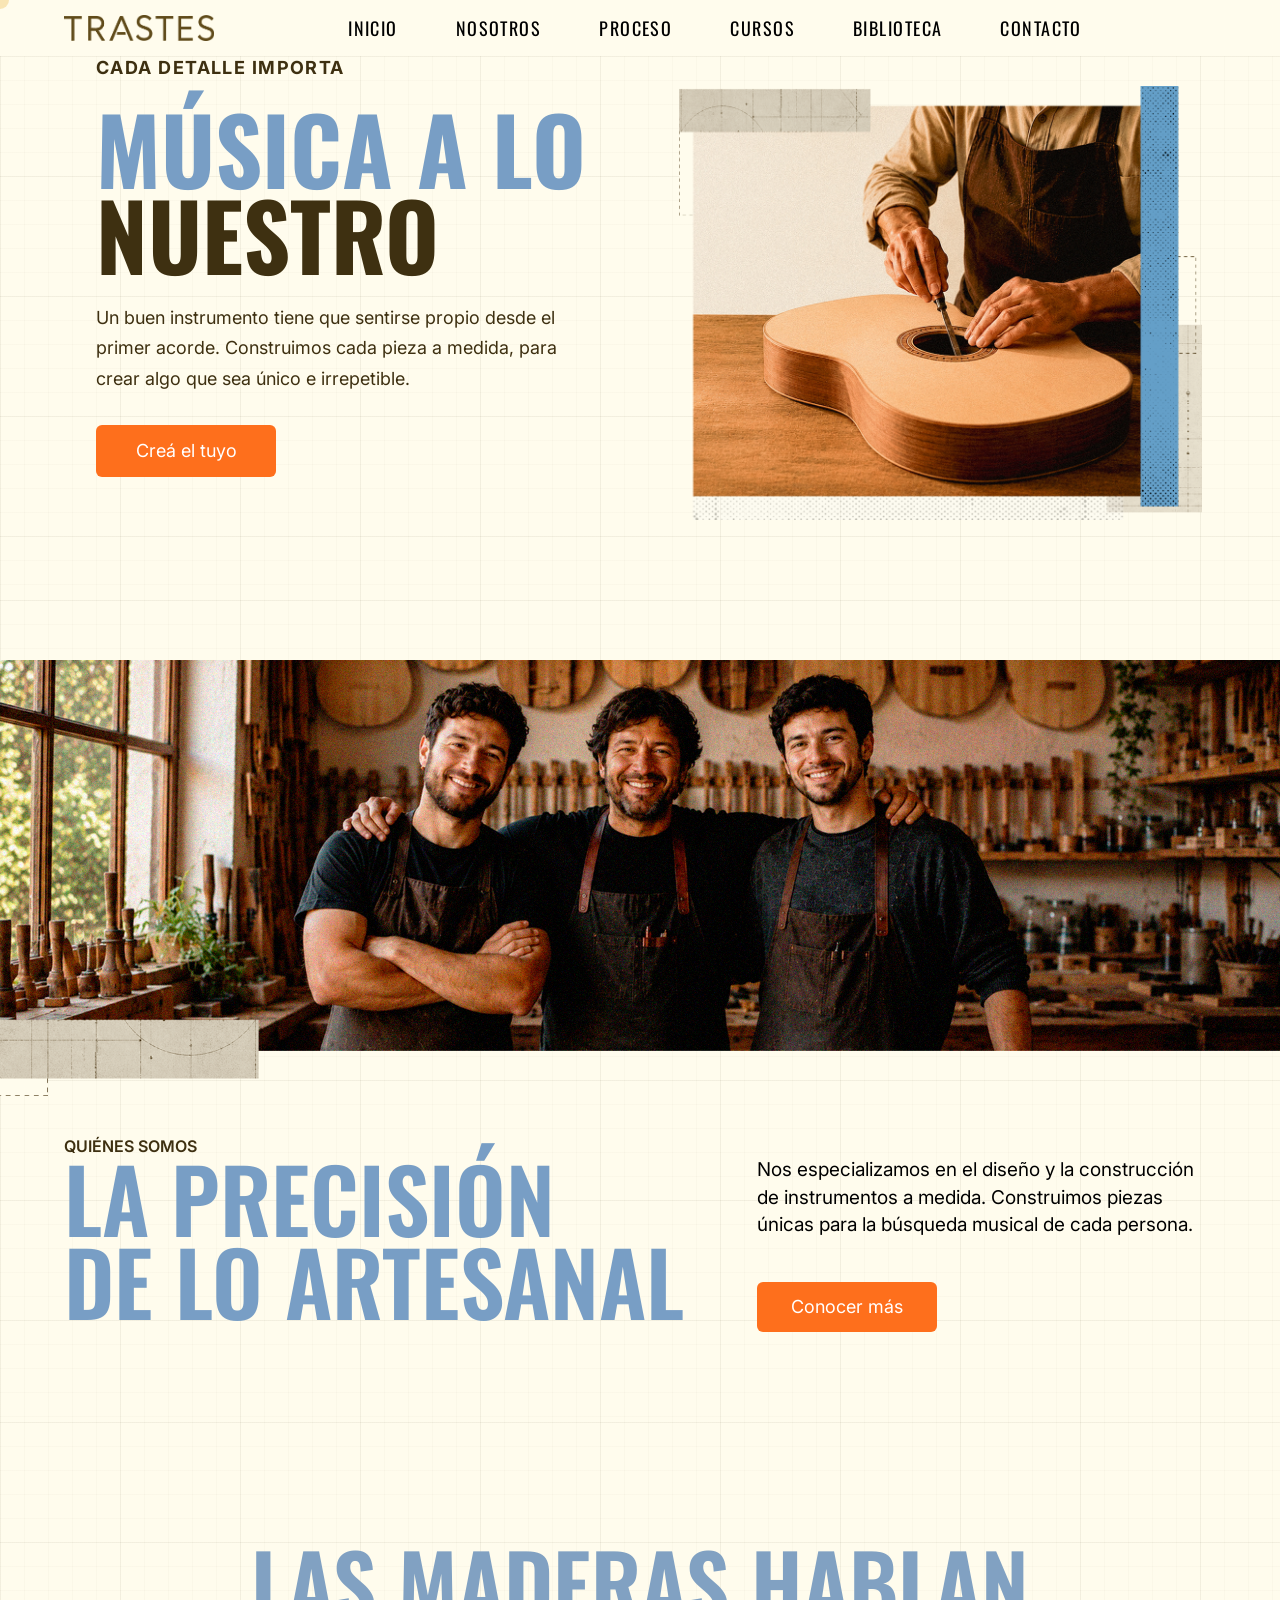
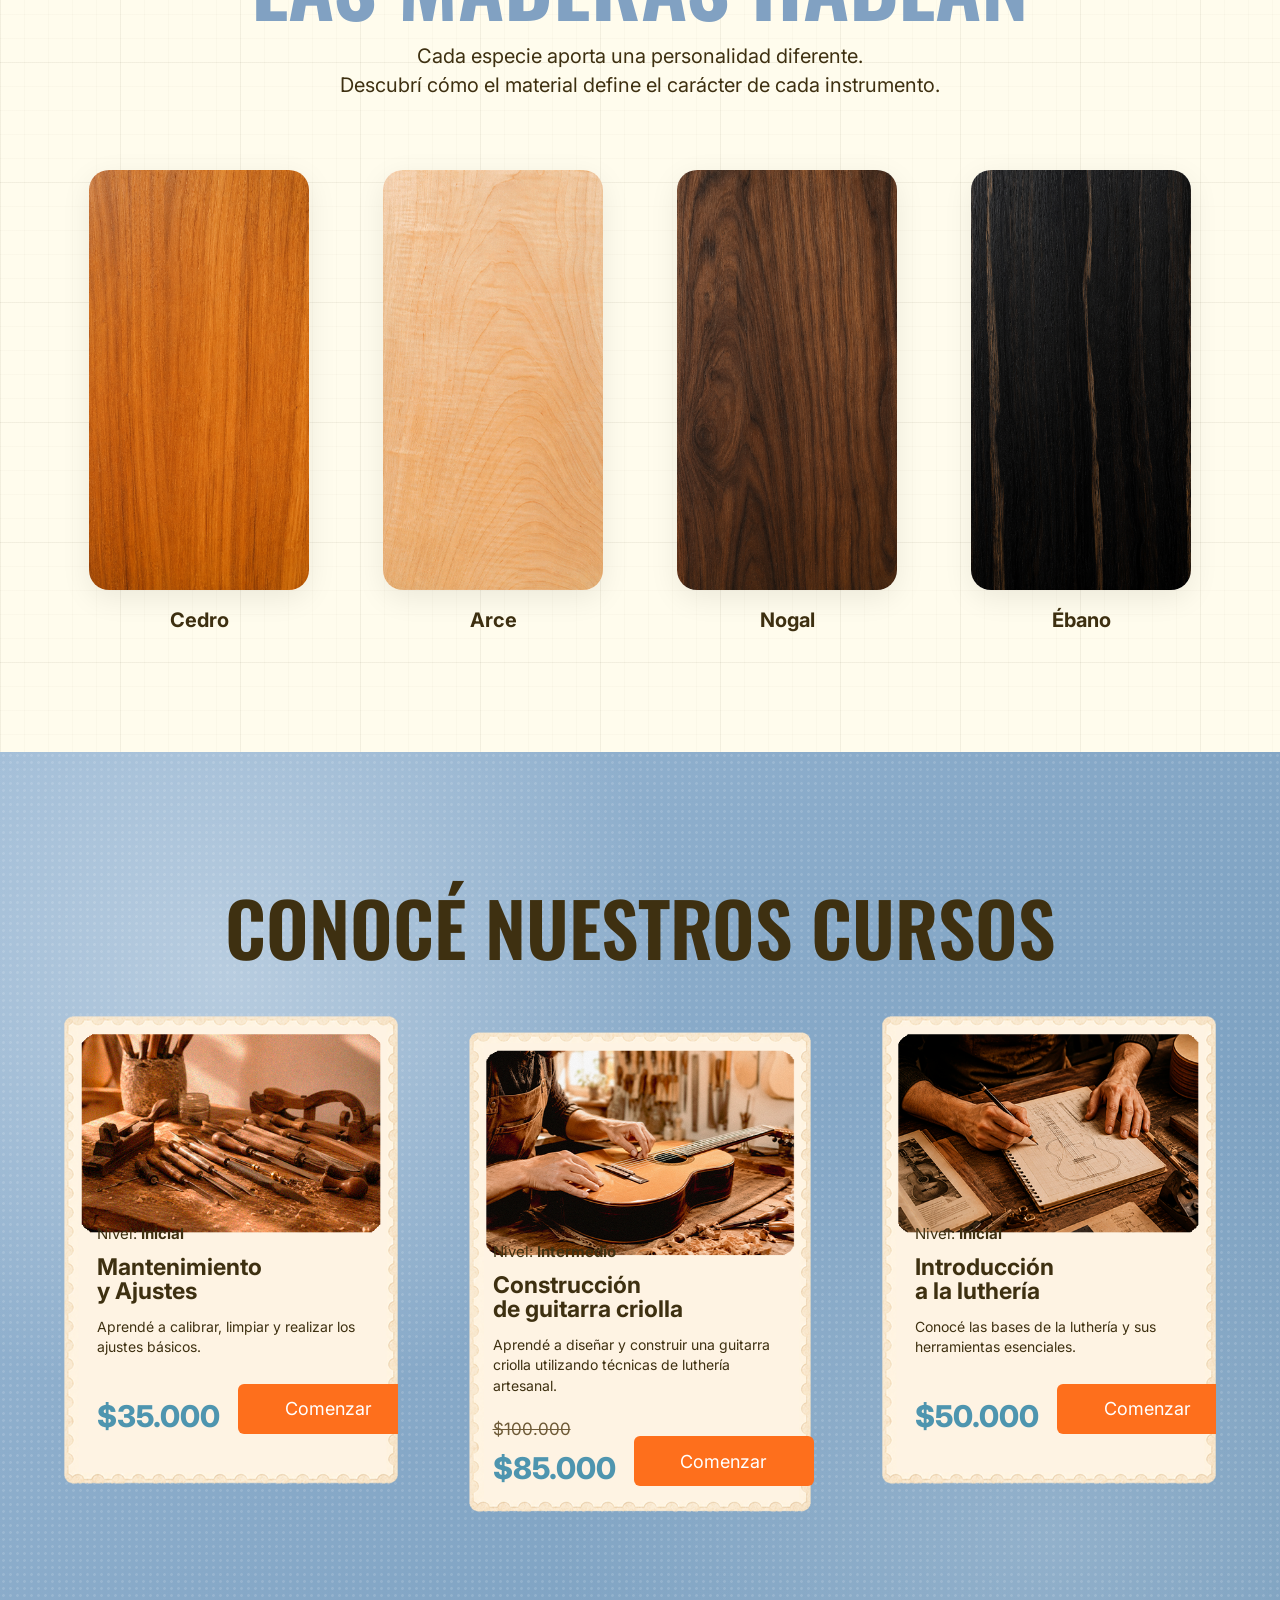
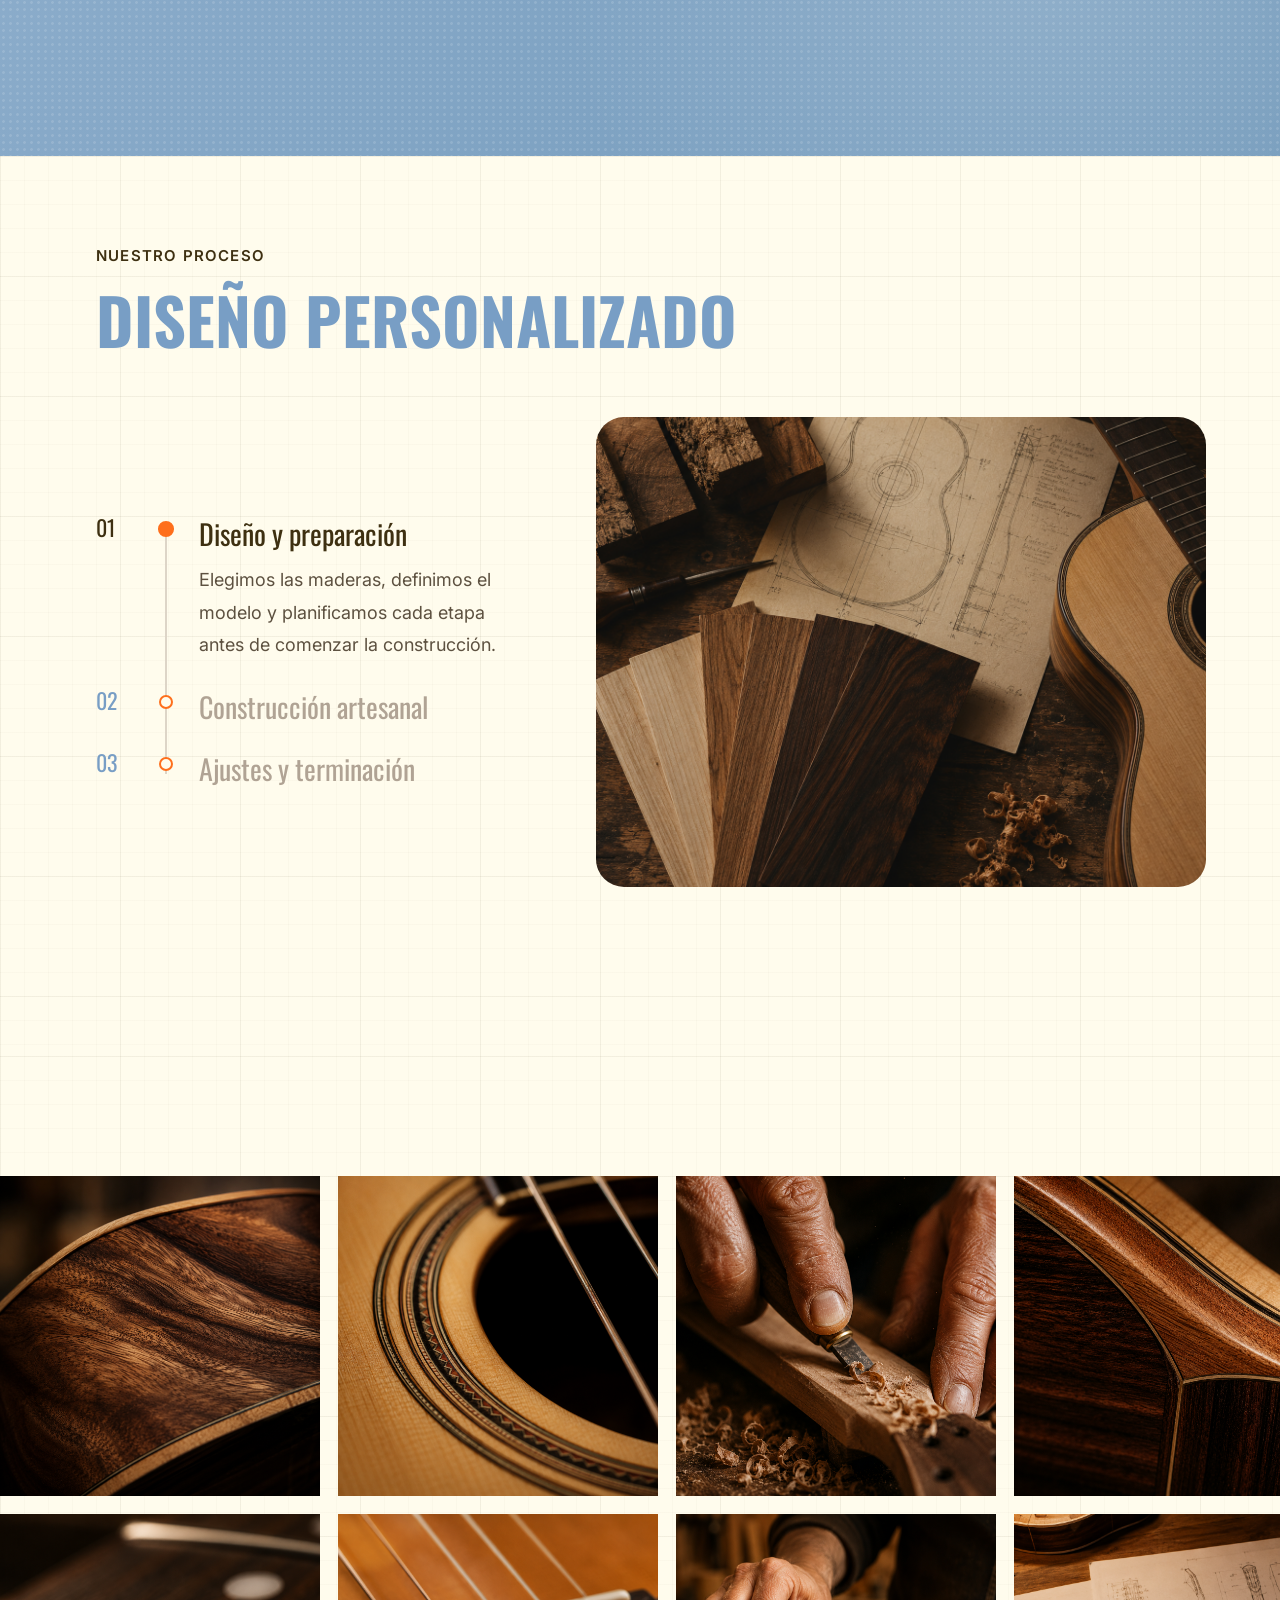
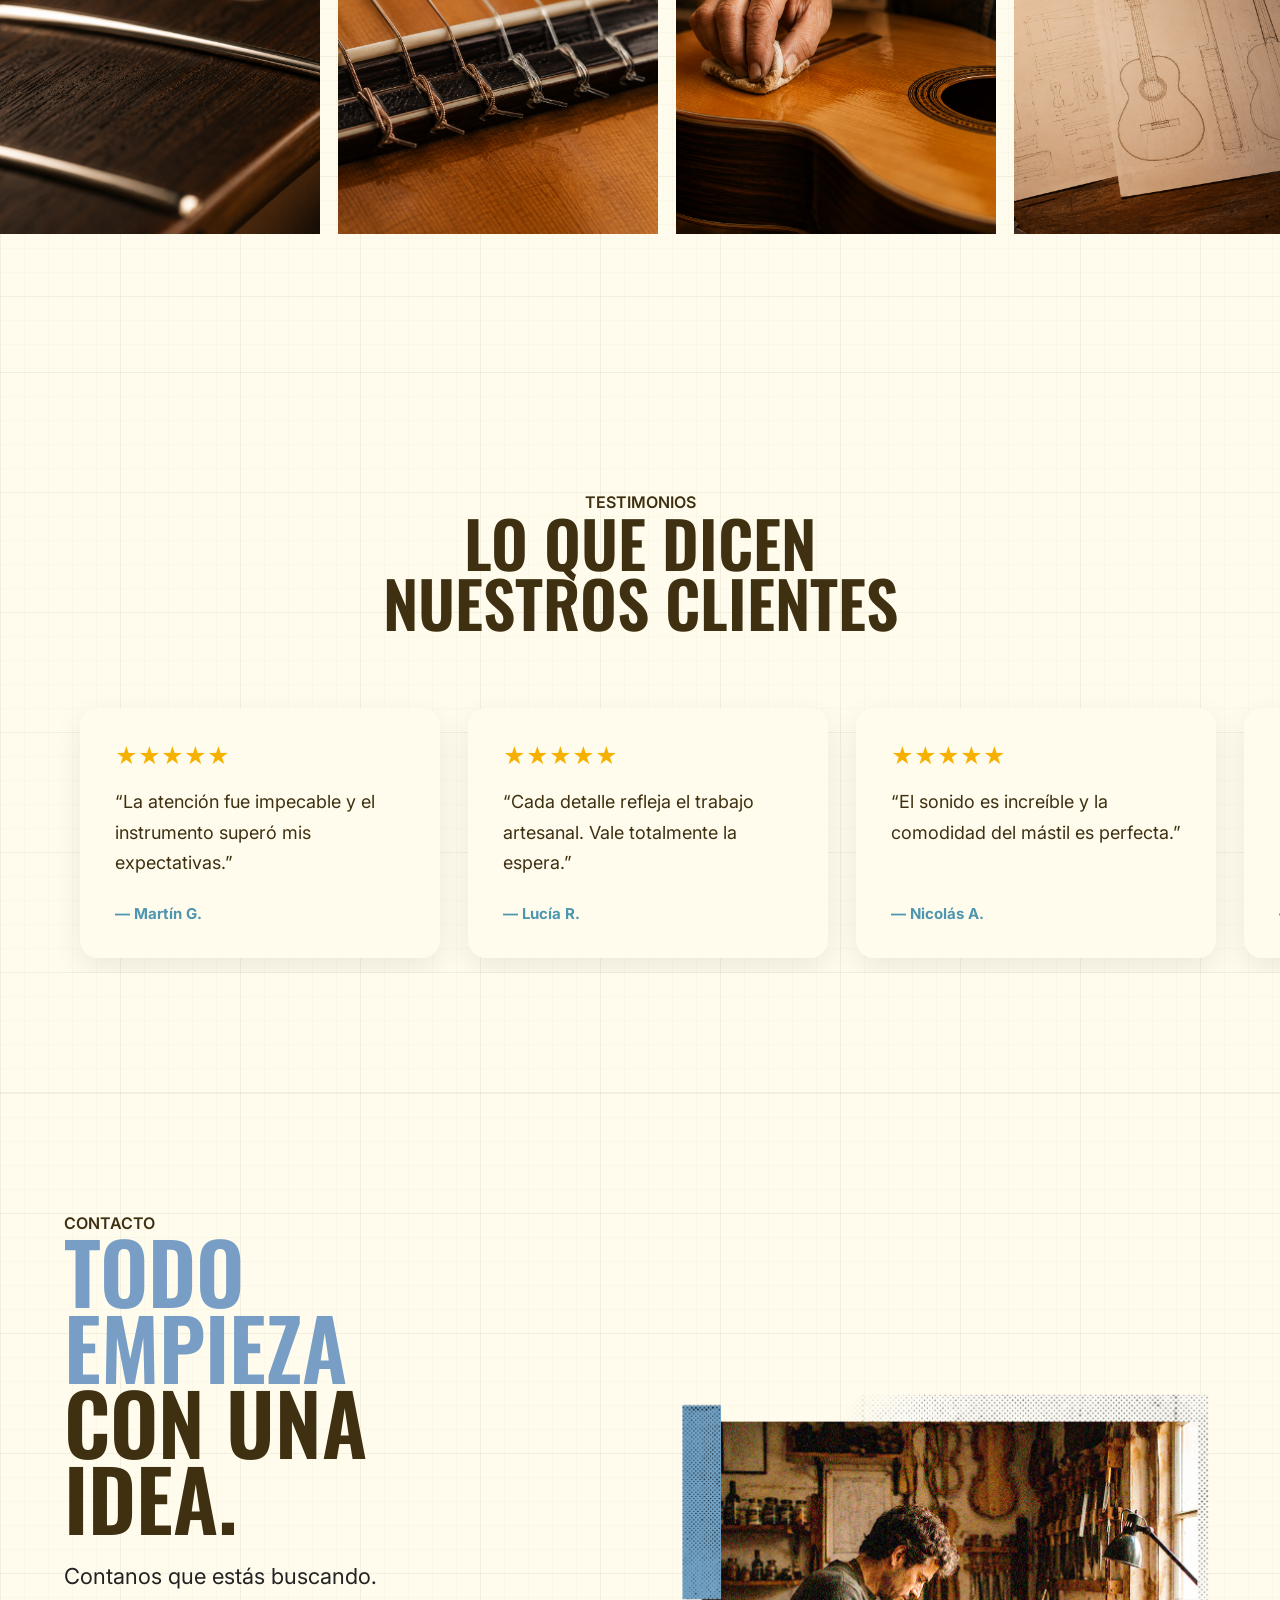
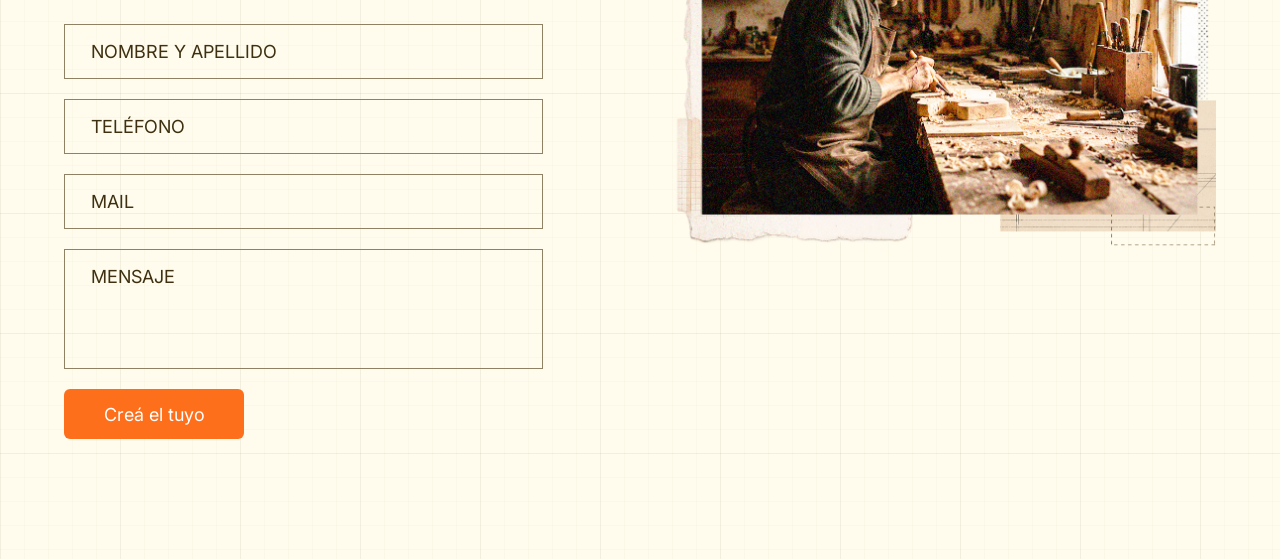
<file: index.html>
<!DOCTYPE html>
<html lang="es">

<head>

    <meta charset="UTF-8">
    <meta name="viewport" content="width=device-width, initial-scale=1.0">

    <title>Trastes | Luthería</title>

    <!-- Google Fonts -->
    <link rel="preconnect" href="https://fonts.googleapis.com">
    <link rel="preconnect" href="https://fonts.gstatic.com" crossorigin>

    <link href="https://fonts.googleapis.com/css2?family=Inter:wght@400&family=Oswald:wght@400;600&display=swap"
        rel="stylesheet">

    <!-- CSS -->
    <link rel="stylesheet" href="style.css">

</head>

<body>

    <!-- Cursor personalizado -->
    <div class="cursor"></div>

    <!-- ================= HEADER ================= -->

<header>

    <div class="container nav-container">

        <a href="index.html" class="logo">
            <img src="img/logo.png" alt="Logo Trastes">
        </a>

        <nav>

            <ul>

                <li><a href="#inicio">Inicio</a></li>
                <li><a href="#nosotros">Nosotros</a></li>
                <li><a href="#proceso">Proceso</a></li>
                <li><a href="#cursos">Cursos</a></li>

                <!-- NUEVA PÁGINA -->
                <li><a href="biblioteca.html">Biblioteca</a></li>

                <li><a href="#contacto">Contacto</a></li>

            </ul>

        </nav>
        <div class="menu-toggle">

    <span></span>
    <span></span>
    <span></span>

</div>

    </div>

</header>

    <section class="hero" id="inicio">

    <div class="container hero-container">

        <!-- TEXTO -->

        <div class="hero-text">

            <span class="subtitle">
                CADA DETALLE IMPORTA
            </span>

            <h1>

                <span class="blue">
                    MÚSICA A LO
                </span>

                <span class="brown">
                    NUESTRO
                </span>

            </h1>

            <p>

                Un buen instrumento tiene que sentirse propio desde el primer acorde.
                Construimos cada pieza a medida, para crear algo que sea único
                e irrepetible.

            </p>

            <a href="#cursos" class="btn-principal">
                Creá el tuyo
            </a>

        </div>

        <!-- IMAGEN -->

        <div class="hero-image">

            <img src="img/hero-luthier.png" alt="Luthier trabajando">

        </div>

    </div>

</section>
<section class="nosotros" id="nosotros">

    <!-- Imagen -->

    <div class="nosotros-image">

        <img src="img/nosotros-collage.png" alt="Equipo de luthiers">

    </div>

    <div class="container">

        <span class="subtitle">
            QUIÉNES SOMOS
        </span>

        <div class="nosotros-contenido">

            <!-- Título -->

            <div class="nosotros-titulo">

                <h2>

                    <span class="blue">LA PRECISIÓN</span>
                    <span class="blue">DE LO ARTESANAL</span>

                </h2>

            </div>

            <!-- Texto -->

            <div class="nosotros-info">

                <p>

                    Nos especializamos en el diseño y la construcción de instrumentos a medida. Construimos piezas únicas para la búsqueda musical de cada persona.

                </p>

                <a href="#" class="btn-principal">

                    Conocer más

                </a>

            </div>

        </div>

    </div>

</section>
<!-- ================= LAS MADERAS ================= -->

<section class="maderas" id="maderas">

    <div class="container">

        <div class="maderas-header">

            <h2>
                LAS MADERAS HABLAN
            </h2>

            <p>
                Cada especie aporta una personalidad diferente.<br>
                Descubrí cómo el material define el carácter de cada instrumento.
            </p>

        </div>

        <div class="maderas-grid">

            <!-- Cedro -->

            <article class="card-madera">

                <div class="card-inner">

                    <div class="card-front">

                        <img src="img/madera-cedro.png" alt="Cedro">

                    </div>

                    <div class="card-back">

    <img src="img/pluma.png" alt="Ligero" class="icono-pluma">

    <h3>Ligero</h3>

    <p>
        De veta fina y tono cálido.
    </p>

</div>

                </div>

                <h4>Cedro</h4>

            </article>

            <!-- Arce -->

            <article class="card-madera">

                <div class="card-inner">

                    <div class="card-front">

                        <img src="img/madera-arce.png" alt="Arce">

                    </div>

                    <div class="card-back">
                        <img src="img/escudo.png" alt="Resistente" class="icono-escudo">

                        <h3>Resistente</h3>

                        <p>
                            De textura uniforme<br>
                            y color claro.
                        </p>

                    </div>

                </div>

                <h4>Arce</h4>

            </article>

            <!-- Nogal -->

            <article class="card-madera">

                <div class="card-inner">

                    <div class="card-front">

                        <img src="img/madera-nogal.png" alt="Nogal">

                    </div>

                    <div class="card-back">
                        <img src="img/estrella.png" alt="Noble" class="icono-estrella">

                        <h3>Noble</h3>

                        <p>
                            De vetas profundas<br>
                            y color intenso.
                        </p>

                    </div>

                </div>

                <h4>Nogal</h4>

            </article>

            <!-- Ébano -->

            <article class="card-madera">

                <div class="card-inner">

                    <div class="card-front">

                        <img src="img/madera-ebano.png" alt="Ébano">

                    </div>

                    <div class="card-back">
                        <img src="img/balanza.png" alt="Denso" class="icono-balanza">

                        <h3>Denso</h3>

                        <p>
                            De gran dureza<br>
                            y acabado elegante.
                        </p>

                    </div>

                </div>

                <h4>Ébano</h4>

            </article>

        </div>

    </div>

</section>
<!-- ================= CURSOS ================= -->

<section class="cursos" id="cursos">

    <div class="container">

        <div class="cursos-header">

            <h2>CONOCÉ NUESTROS CURSOS</h2>

        </div>

        <div class="cursos-grid">

            <!-- CURSO 1 -->

            <article class="curso-card curso-chico">

                <img src="img/curso-mantenimiento.png" alt="Curso Mantenimiento">

                <div class="curso-info">

                    <p class="nivel">
                        Nivel: <strong>Inicial</strong>
                    </p>

                    <h3>
                        Mantenimiento<br>
                        y Ajustes
                    </h3>

                    <p class="descripcion">
                        Aprendé a calibrar, limpiar y realizar los ajustes básicos.
                    </p>

                    <div class="curso-footer">

                        <p class="precio">
                            $35.000
                        </p>

                        <a href="#" class="btn-principal">
                            Comenzar
                        </a>

                    </div>

                </div>

            </article>

            <!-- CURSO 2 -->

            <article class="curso-card curso-grande">

                <img src="img/curso-construccion.png" alt="Curso Construcción">

                <div class="curso-info">

                    <p class="nivel">
                        Nivel: <strong>Intermedio</strong>
                    </p>

                    <h3>
                        Construcción<br>
                        de guitarra criolla
                    </h3>

                    <p class="descripcion">
                        Aprendé a diseñar y construir una guitarra criolla utilizando técnicas de luthería artesanal.
                    </p>

                    <p class="precio-anterior">
                        $100.000
                    </p>

                    <div class="curso-footer">

                        <p class="precio">
                            $85.000
                        </p>

                        <a href="detalle.html" class="btn-principal">
                            Comenzar
                        </a>

                    </div>

                </div>

            </article>

            <!-- CURSO 3 -->

            <article class="curso-card curso-chico">

                <img src="img/curso-introduccion.png" alt="Curso Introducción">

                <div class="curso-info">

                    <p class="nivel">
                        Nivel: <strong>Inicial</strong>
                    </p>

                    <h3>
                        Introducción<br>
                        a la luthería
                    </h3>

                    <p class="descripcion">
                        Conocé las bases de la luthería y sus herramientas esenciales.
                    </p>

                    <div class="curso-footer">

                        <p class="precio">
                            $50.000
                        </p>

                        <a href="#" class="btn-principal">
                            Comenzar
                        </a>

                    </div>

                </div>

            </article>

        </div>

    </div>

</section>

</section>
<!--==================================================
PROCESO
===================================================-->

<section class="proceso bg-crema" id="proceso">

    <div class="container">

        <span class="subtitle">
            NUESTRO PROCESO
        </span>

        <h2>
            DISEÑO PERSONALIZADO<br>
        </h2>

        <div class="proceso-grid">

            <!--==================================
            TIMELINE
            ===================================-->

            <div class="timeline">

                <div class="timeline-line"></div>

                <!-- PASO 01 -->

                <div class="timeline-item active"
                    data-img="img/proceso-1.png">

                    <span class="timeline-numero">01</span>

                    <span class="timeline-punto"></span>

                    <div class="timeline-info">

                        <h3>
                            Diseño y preparación
                        </h3>

                        <p>
                            Elegimos las maderas, definimos el modelo y
                            planificamos cada etapa antes de comenzar la
                            construcción.
                        </p>

                    </div>

                </div>

                <!-- PASO 02 -->

                <div class="timeline-item"
                    data-img="img/proceso-2.png">

                    <span class="timeline-numero">02</span>

                    <span class="timeline-punto"></span>

                    <div class="timeline-info">

                        <h3>
                            Construcción artesanal
                        </h3>

                        <p>
                            Cada pieza se trabaja manualmente hasta formar
                            la estructura completa del instrumento.
                        </p>

                    </div>

                </div>

                <!-- PASO 03 -->

                <div class="timeline-item"
                    data-img="img/proceso-3.png">

                    <span class="timeline-numero">03</span>

                    <span class="timeline-punto"></span>

                    <div class="timeline-info">

                        <h3>
                            Ajustes y terminación
                        </h3>

                        <p>
                            Se calibra la guitarra, se aplica el acabado y
                            se realizan las pruebas finales antes de la entrega.
                        </p>

                    </div>

                </div>

            </div>

            <!--==================================
            IMAGEN
            ===================================-->

            <div class="proceso-imagen">

                <img
                    id="proceso-img"
                    src="img/proceso-1.png"
                    alt="Proceso de construcción">

            </div>

        </div>

    </div>

</section>
<!-- ================= GALERÍA ================= -->

<section class="galeria" id="galeria">

    <!-- FILA 1 -->

    <div class="galeria-slider">

        <div class="galeria-track izquierda">

            <img src="img/foto1.png" alt="">
            <img src="img/foto2.png" alt="">
            <img src="img/foto3.png" alt="">
            <img src="img/foto4.png" alt="">
            <img src="img/foto5.png" alt="">
            <img src="img/foto6.png" alt="">
            <img src="img/foto7.png" alt="">
            <img src="img/foto8.png" alt="">
            <img src="img/foto9.png" alt="">

            <!-- Repetidas para el loop -->

            <img src="img/foto1.png" alt="">
            <img src="img/foto2.png" alt="">
            <img src="img/foto3.png" alt="">
            <img src="img/foto4.png" alt="">
            <img src="img/foto5.png" alt="">
            <img src="img/foto6.png" alt="">
            <img src="img/foto7.png" alt="">
            <img src="img/foto8.png" alt="">
            <img src="img/foto9.png" alt="">

        </div>

    </div>

    <!-- FILA 2 -->

    <div class="galeria-slider">

        <div class="galeria-track derecha">

            <img src="img/foto10.png" alt="">
            <img src="img/foto11.png" alt="">
            <img src="img/foto12.png" alt="">
            <img src="img/foto13.png" alt="">
            <img src="img/foto14.png" alt="">
            <img src="img/foto15.png" alt="">
            <img src="img/foto16.png" alt="">
            <img src="img/foto17.png" alt="">
            <img src="img/foto18.png" alt="">

            <!-- Repetidas para el loop -->

            <img src="img/foto10.png" alt="">
            <img src="img/foto11.png" alt="">
            <img src="img/foto12.png" alt="">
            <img src="img/foto13.png" alt="">
            <img src="img/foto14.png" alt="">
            <img src="img/foto15.png" alt="">
            <img src="img/foto16.png" alt="">
            <img src="img/foto17.png" alt="">
            <img src="img/foto18.png" alt="">

        </div>

    </div>

</section>

<!-- ================= TESTIMONIOS ================= -->

<section class="testimonios" id="testimonios">

    <div class="container">

        <div class="testimonios-header">

            <span class="subtitle">
                TESTIMONIOS
            </span>

            <h2>
                LO QUE DICEN<br>
                NUESTROS CLIENTES
            </h2>

        </div>

    </div>

    <div class="slider">

        <div class="slider-track">

            <!-- 1 -->

            <article class="testimonio-card">
                <p class="estrellas">★★★★★</p>
                <p class="comentario">
                    “La atención fue impecable y el instrumento superó mis expectativas.”
                </p>
                <span class="autor">— Martín G.</span>
            </article>

            <!-- 2 -->

            <article class="testimonio-card">
                <p class="estrellas">★★★★★</p>
                <p class="comentario">
                    “Cada detalle refleja el trabajo artesanal. Vale totalmente la espera.”
                </p>
                <span class="autor">— Lucía R.</span>
            </article>

            <!-- 3 -->

            <article class="testimonio-card">
                <p class="estrellas">★★★★★</p>
                <p class="comentario">
                    “El sonido es increíble y la comodidad del mástil es perfecta.”
                </p>
                <span class="autor">— Nicolás A.</span>
            </article>

            <!-- 4 -->

            <article class="testimonio-card">
                <p class="estrellas">★★★★★</p>
                <p class="comentario">
                    “Me acompañaron durante todo el proceso de construcción.”
                </p>
                <span class="autor">— Sofía C.</span>
            </article>

            <!-- 5 -->

            <article class="testimonio-card">
                <p class="estrellas">★★★★★</p>
                <p class="comentario">
                    “Se nota el cuidado por cada pieza de madera.”
                </p>
                <span class="autor">— Pablo M.</span>
            </article>

            <!-- 6 -->

            <article class="testimonio-card">
                <p class="estrellas">★★★★★</p>
                <p class="comentario">
                    “Aprendí muchísimo en el curso. Muy recomendable.”
                </p>
                <span class="autor">— Valentina S.</span>
            </article>

            <!-- 7 -->

            <article class="testimonio-card">
                <p class="estrellas">★★★★★</p>
                <p class="comentario">
                    “La guitarra quedó exactamente como la imaginaba.”
                </p>
                <span class="autor">— Franco L.</span>
            </article>

            <!-- 8 -->

            <article class="testimonio-card">
                <p class="estrellas">★★★★★</p>
                <p class="comentario">
                    “Un trabajo artesanal de primer nivel.”
                </p>
                <span class="autor">— Camila D.</span>
            </article>

            <!-- 9 -->

            <article class="testimonio-card">
                <p class="estrellas">★★★★★</p>
                <p class="comentario">
                    “Excelente calidad y una experiencia muy personalizada.”
                </p>
                <span class="autor">— Diego P.</span>
            </article>

            <!-- 10 -->

            <article class="testimonio-card">
                <p class="estrellas">★★★★★</p>
                <p class="comentario">
                    “Volvería a elegir Trastes sin dudarlo.”
                </p>
                <span class="autor">— Agustina F.</span>
            </article>

            <!-- REPETIDOS PARA EL LOOP -->

            <article class="testimonio-card">
                <p class="estrellas">★★★★★</p>
                <p class="comentario">“La atención fue impecable y el instrumento superó mis expectativas.”</p>
                <span class="autor">— Martín G.</span>
            </article>

            <article class="testimonio-card">
                <p class="estrellas">★★★★★</p>
                <p class="comentario">“Cada detalle refleja el trabajo artesanal. Vale totalmente la espera.”</p>
                <span class="autor">— Lucía R.</span>
            </article>

            <article class="testimonio-card">
                <p class="estrellas">★★★★★</p>
                <p class="comentario">“El sonido es increíble y la comodidad del mástil es perfecta.”</p>
                <span class="autor">— Nicolás A.</span>
            </article>

            <article class="testimonio-card">
                <p class="estrellas">★★★★★</p>
                <p class="comentario">“Me acompañaron durante todo el proceso de construcción.”</p>
                <span class="autor">— Sofía C.</span>
            </article>

            <article class="testimonio-card">
                <p class="estrellas">★★★★★</p>
                <p class="comentario">“Se nota el cuidado por cada pieza de madera.”</p>
                <span class="autor">— Pablo M.</span>
            </article>

            <article class="testimonio-card">
                <p class="estrellas">★★★★★</p>
                <p class="comentario">“Aprendí muchísimo en el curso. Muy recomendable.”</p>
                <span class="autor">— Valentina S.</span>
            </article>

            <article class="testimonio-card">
                <p class="estrellas">★★★★★</p>
                <p class="comentario">“La guitarra quedó exactamente como la imaginaba.”</p>
                <span class="autor">— Franco L.</span>
            </article>

            <article class="testimonio-card">
                <p class="estrellas">★★★★★</p>
                <p class="comentario">“Un trabajo artesanal de primer nivel.”</p>
                <span class="autor">— Camila D.</span>
            </article>

            <article class="testimonio-card">
                <p class="estrellas">★★★★★</p>
                <p class="comentario">“Excelente calidad y una experiencia muy personalizada.”</p>
                <span class="autor">— Diego P.</span>
            </article>

            <article class="testimonio-card">
                <p class="estrellas">★★★★★</p>
                <p class="comentario">“Volvería a elegir Trastes sin dudarlo.”</p>
                <span class="autor">— Agustina F.</span>
            </article>

        </div>

    </div>

</section>
<!-- ================= CONTACTO ================= -->

<section class="contacto" id="contacto">

    <div class="container contacto-container">

        <!-- IZQUIERDA -->

        <div class="contacto-left">

            <span class="subtitle">
                CONTACTO
            </span>

            <h2>
                <span>TODO EMPIEZA</span><br>
                CON UNA IDEA.
            </h2>

            <p>
                Contanos que estás buscando.
            </p>

            <form>

                <input
                    type="text"
                    placeholder="NOMBRE Y APELLIDO">

                <input
                    type="tel"
                    placeholder="TELÉFONO">

                <input
                    type="email"
                    placeholder="MAIL">

                <textarea
                    placeholder="MENSAJE"></textarea>

                <button class="btn-principal">
                    Creá el tuyo
                </button>

            </form>

        </div>

        <!-- DERECHA -->

        <div class="contacto-right">

            <img
                src="img/contacto.png"
                alt="Luthier trabajando">

        </div>

    </div>

</section>

<script src="script.js"></script>

</body>
</html>
</file>
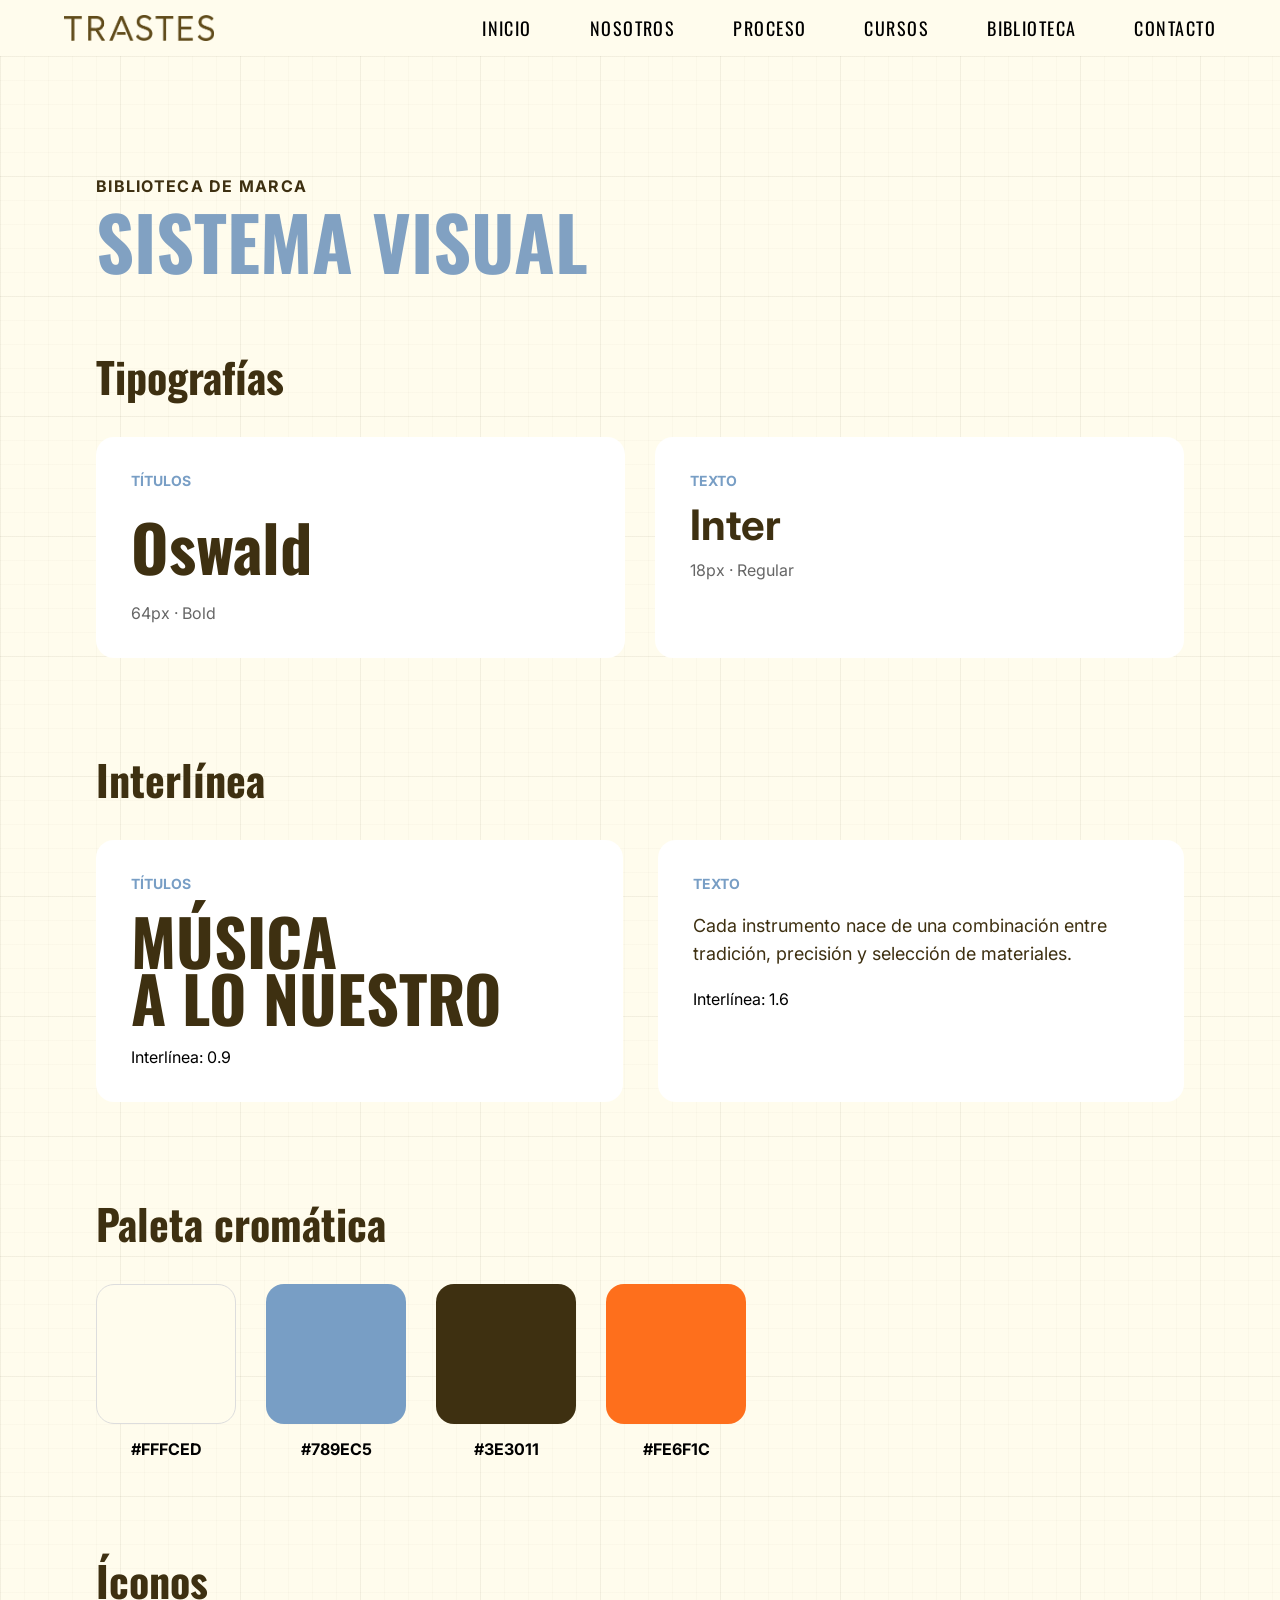
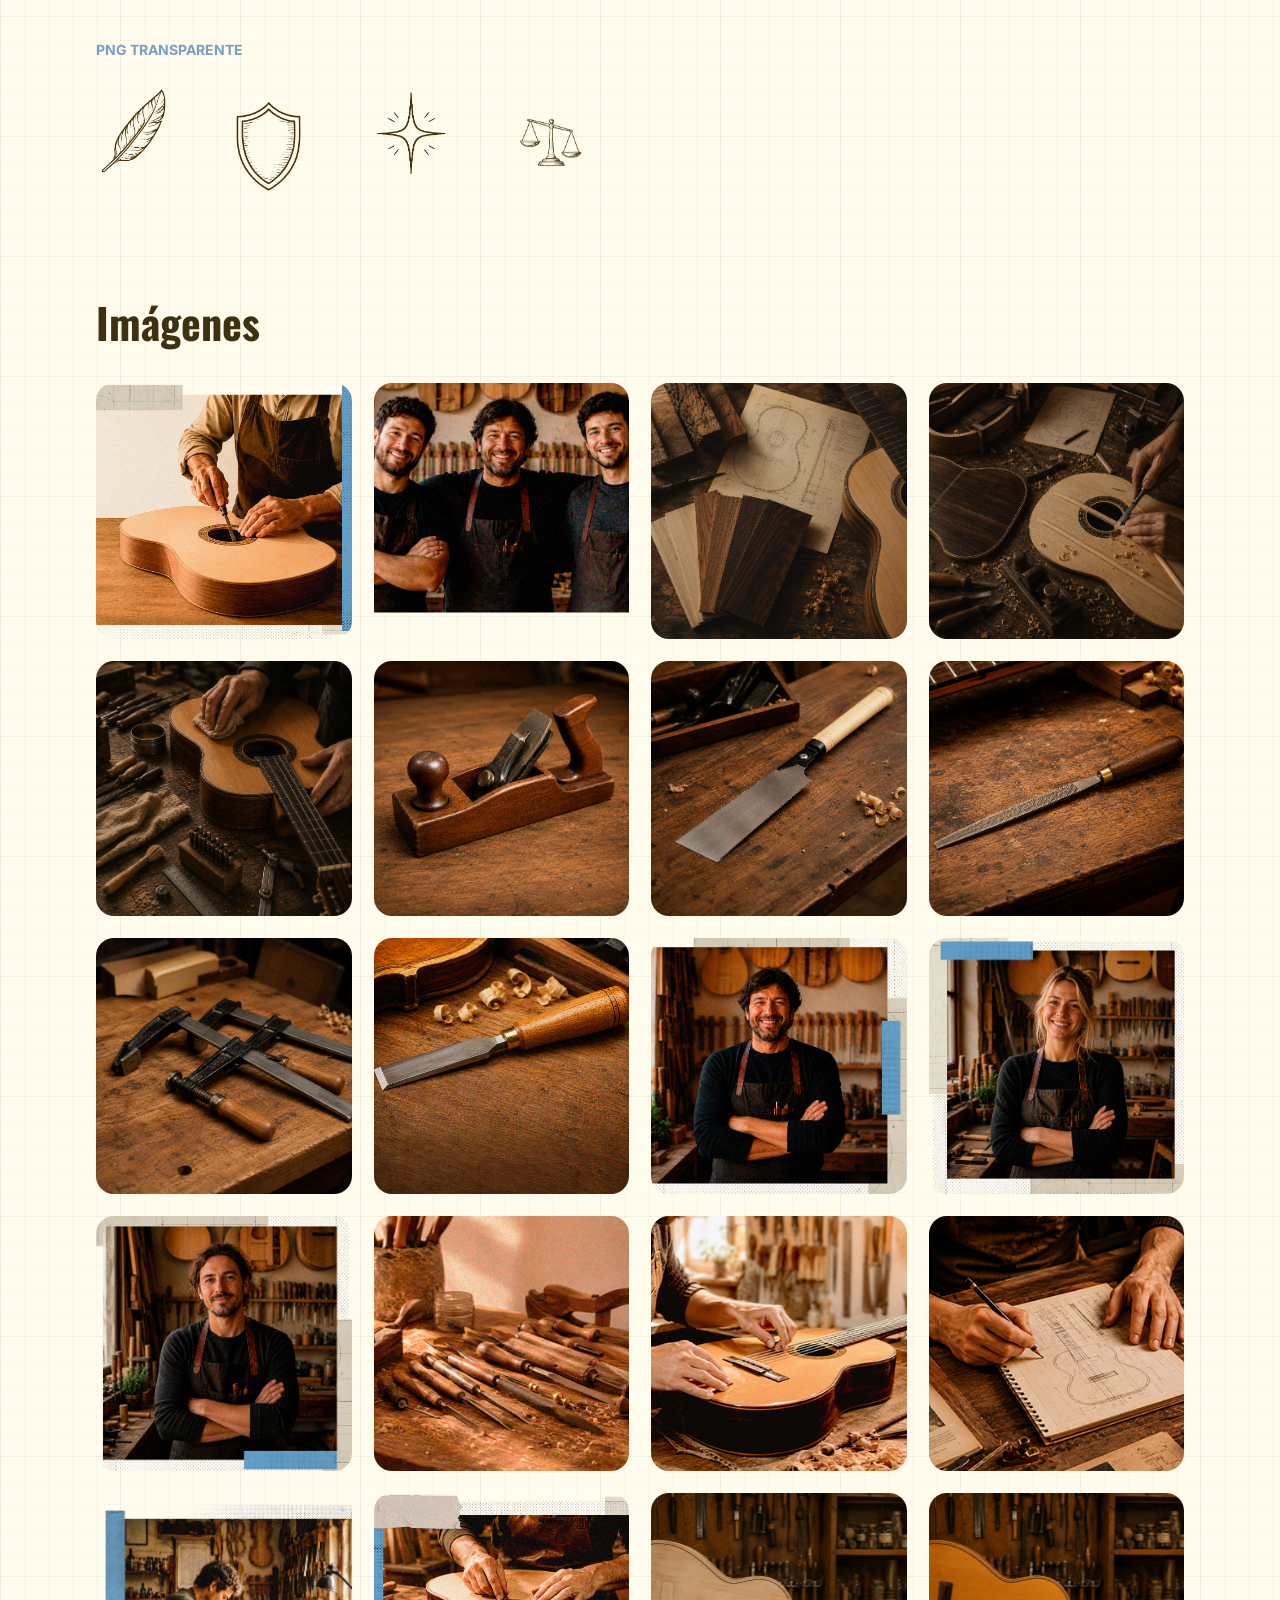
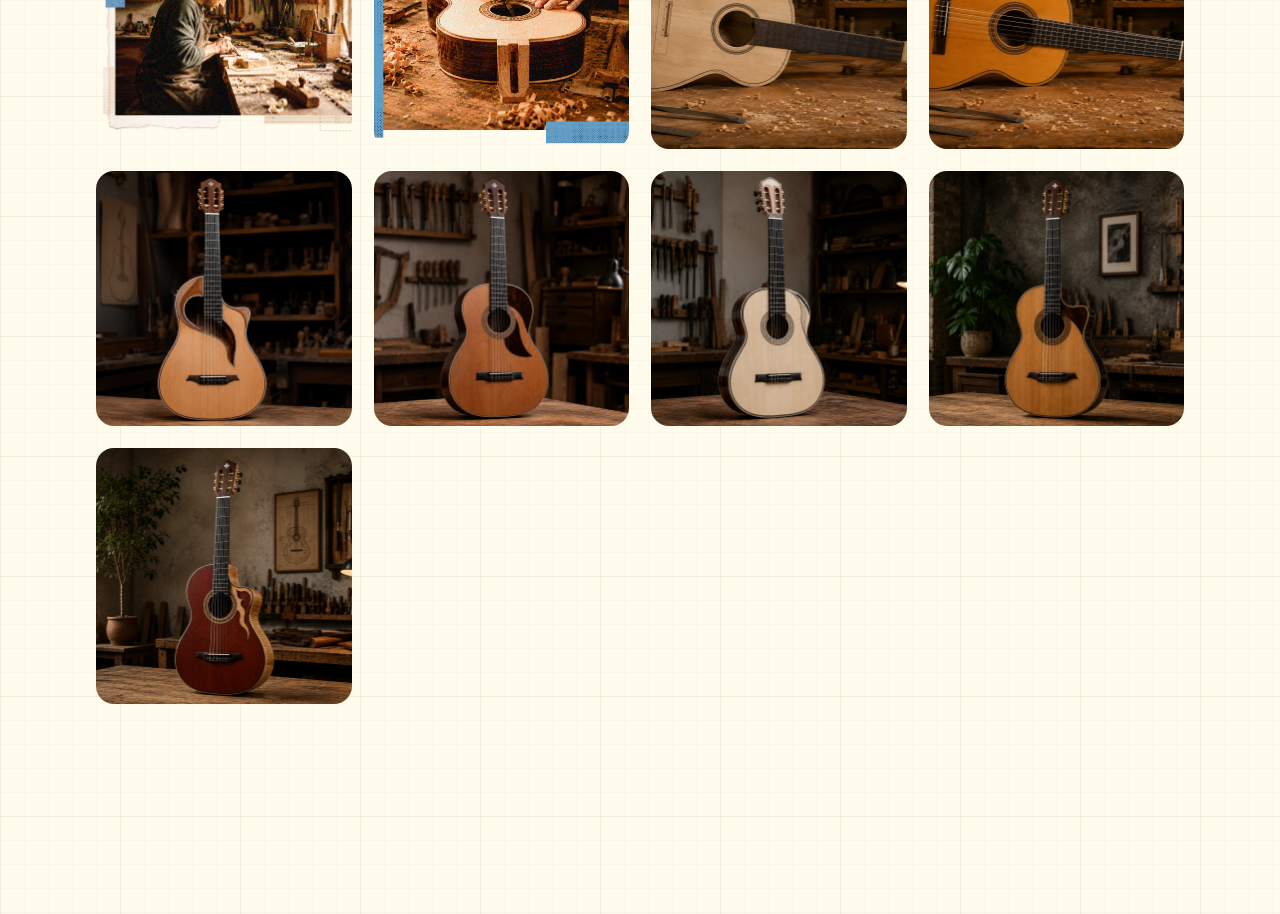
<file: biblioteca.html>
<!DOCTYPE html>
<html lang="es">

<head>

    <meta charset="UTF-8">
    <meta name="viewport" content="width=device-width, initial-scale=1.0">

    <title>Biblioteca | Trastes</title>

    <link rel="preconnect" href="https://fonts.googleapis.com">
    <link rel="preconnect" href="https://fonts.gstatic.com" crossorigin>

    <link href="https://fonts.googleapis.com/css2?family=Inter:wght@400;600;700&family=Oswald:wght@400;600;700&display=swap" rel="stylesheet">

    <link rel="stylesheet" href="style.css">

</head>

<body>

<header>

    <div class="container nav-container">

        <a href="index.html" class="logo">
            <img src="img/logo.png" alt="Logo Trastes">
        </a>

        <nav>

            <ul>

                <li><a href="index.html#inicio">Inicio</a></li>
                <li><a href="index.html#nosotros">Nosotros</a></li>
                <li><a href="index.html#proceso">Proceso</a></li>
                <li><a href="index.html#cursos">Cursos</a></li>

                <li><a href="biblioteca.html">Biblioteca</a></li>

                <li><a href="index.html#contacto">Contacto</a></li>

            </ul>

        </nav>

    </div>

</header>

<section class="biblioteca">

    <div class="container">

        <span class="subtitle">
            BIBLIOTECA DE MARCA
        </span>

        <h1>
            SISTEMA VISUAL
        </h1>

        <!-- TIPOGRAFÍAS -->

        <section class="biblio-section">

            <h2>Tipografías</h2>

            <div class="tipos">

                <div class="tipo-card">

                    <span class="label">Títulos</span>

                    <h3>Oswald</h3>

                    <p>64px · Bold</p>

                </div>

                <div class="tipo-card">

                    <span class="label">Texto</span>

                    <h3 class="inter">Inter</h3>

                    <p>18px · Regular</p>

                </div>

            </div>

        </section>
        <!-- INTERLÍNEA -->

<section class="biblio-section">

    <h2>Interlínea</h2>

    <div class="interlineas">

        <div class="interlinea-card">

            <span class="label">Títulos</span>

            <h3 class="titulo-muestra">
                MÚSICA<br>
                A LO NUESTRO
            </h3>

            <p>Interlínea: 0.9</p>

        </div>

        <div class="interlinea-card">

            <span class="label">Texto</span>

            <p class="texto-muestra">
                Cada instrumento nace de una combinación entre tradición,
                precisión y selección de materiales.
            </p>

            <p>Interlínea: 1.6</p>

        </div>

    </div>

</section>

        <!-- COLORES -->

        <section class="biblio-section">

            <h2>Paleta cromática</h2>

            <div class="colores">

                <div class="color">
                    <div class="muestra crema"></div>
                    <strong>#FFFCED</strong>
                </div>

                <div class="color">
                    <div class="muestra celeste"></div>
                    <strong>#789EC5</strong>
                </div>

                <div class="color">
                    <div class="muestra marron"></div>
                    <strong>#3E3011</strong>
                </div>

                <div class="color">
                    <div class="muestra naranja"></div>
                    <strong>#FE6F1C</strong>
                </div>

            </div>

        </section>
        <!-- ICONOS -->

<section class="biblio-section">

    <h2>Íconos</h2>

    <span class="label">
        PNG TRANSPARENTE
    </span>

    <div class="iconos-grid">

        <img src="img/pluma.png" alt="">
        <img src="img/escudo.png" alt="">
        <img src="img/estrella.png" alt="">
        <img src="img/balanza.png" alt="">

    </div>

</section>

        <!-- IMÁGENES -->

<section class="biblio-section">

    <h2>Imágenes</h2>

    <div class="imagenes-grid">

        <!-- HERO -->
        <img src="img/hero-luthier.png" alt="Hero">

        <!-- NOSOTROS -->
        <img src="img/nosotros-collage.png" alt="Nosotros">

        <!-- PROCESO -->
        <img src="img/proceso-1.png" alt="">
        <img src="img/proceso-2.png" alt="">
        <img src="img/proceso-3.png" alt="">

        <!-- HERRAMIENTAS -->
        <img src="img/cepillo.png" alt="">
        <img src="img/serrucho.png" alt="">
        <img src="img/lima.png" alt="">
        <img src="img/sargentos.png" alt="">
        <img src="img/formon.png" alt="">

        <!-- DOCENTES -->
        <img src="img/ricardo.png" alt="">
        <img src="img/lucia.png" alt="">
        <img src="img/tomas.png" alt="">

        <!-- CURSOS -->
        <img src="img/curso1.png" alt="">
        <img src="img/curso2.png" alt="">
        <img src="img/curso3.png" alt="">

        <!-- CONTACTO -->
        <img src="img/contacto.png" alt="">

        <!-- DETALLE DEL CURSO -->
        <img src="img/hero-curso.png" alt="">
        <img src="img/resultado-antes.png" alt="">
        <img src="img/resultado-despues.png" alt="">
        <img src="img/proyecto1.png" alt="">
        <img src="img/proyecto2.png" alt="">
        <img src="img/proyecto3.png" alt="">
        <img src="img/proyecto4.png" alt="">
        <img src="img/proyecto5.png" alt="">

    </div>

</section>
</file>
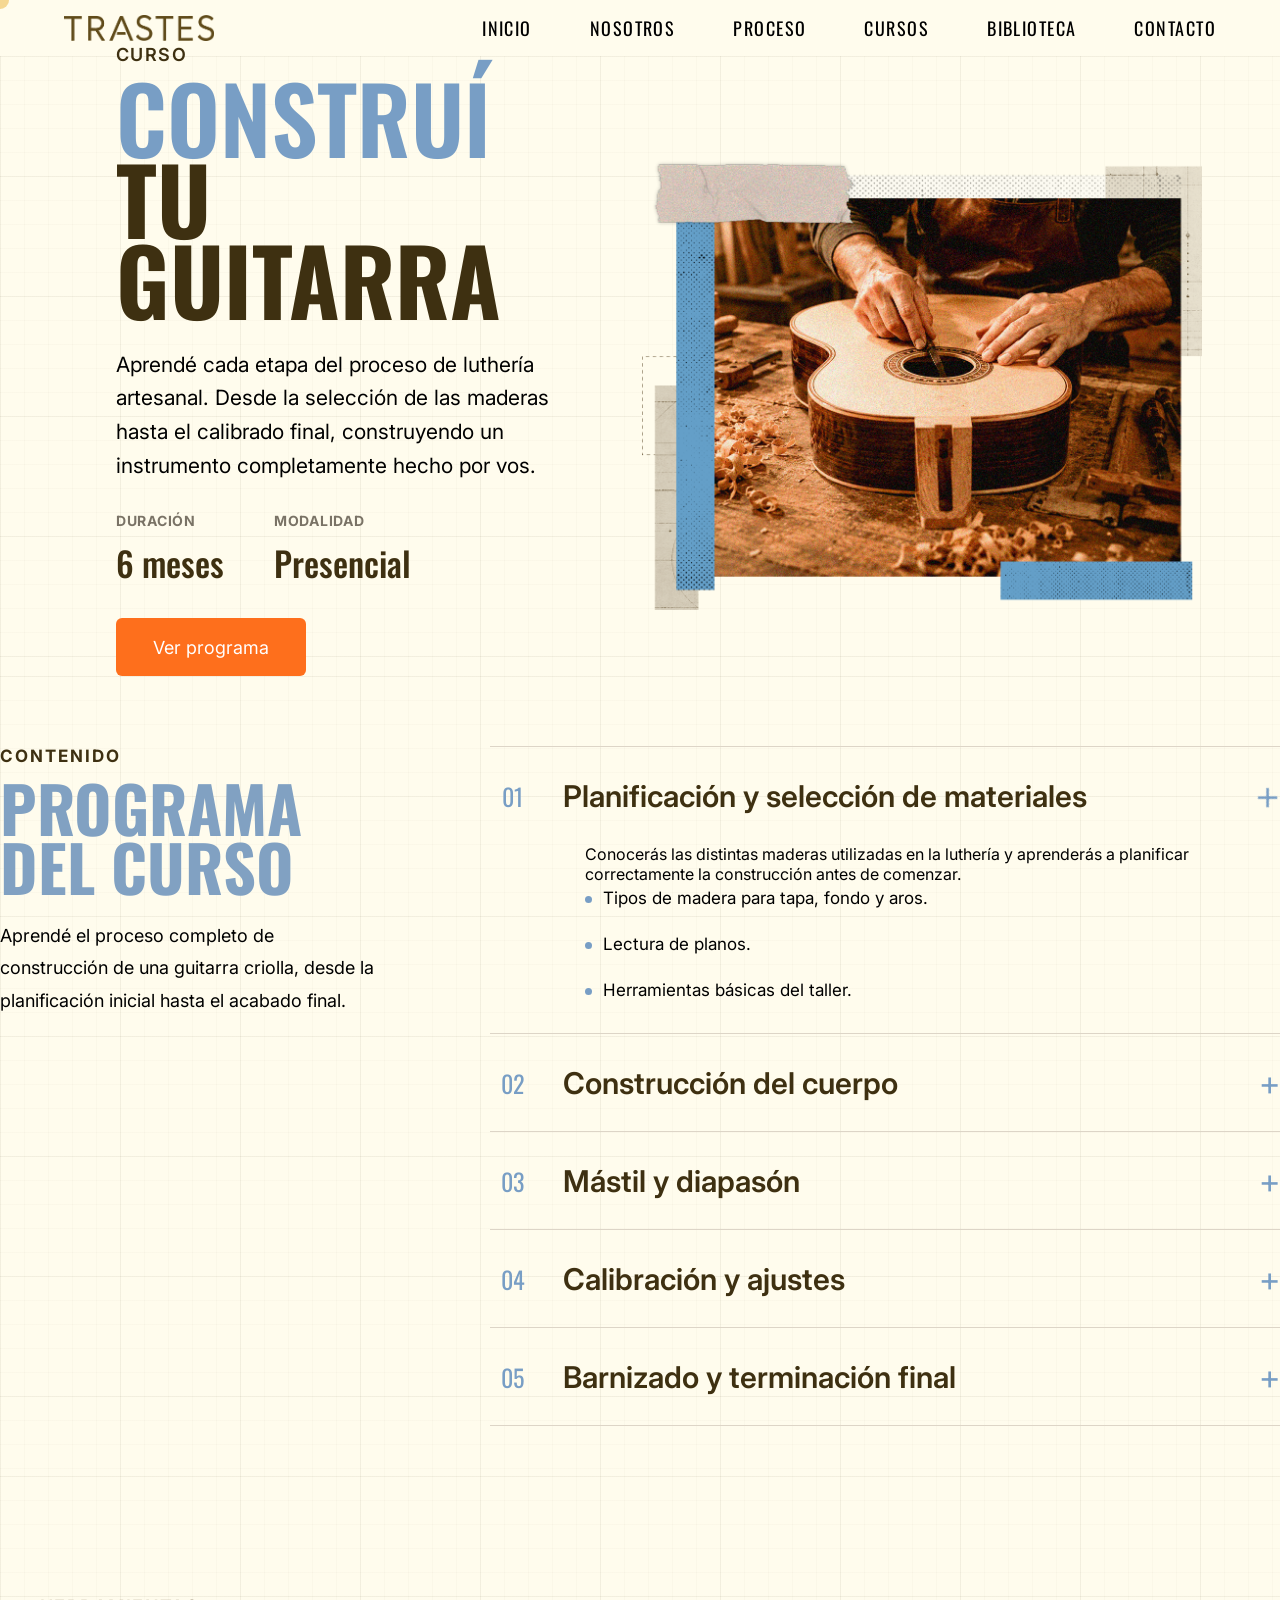
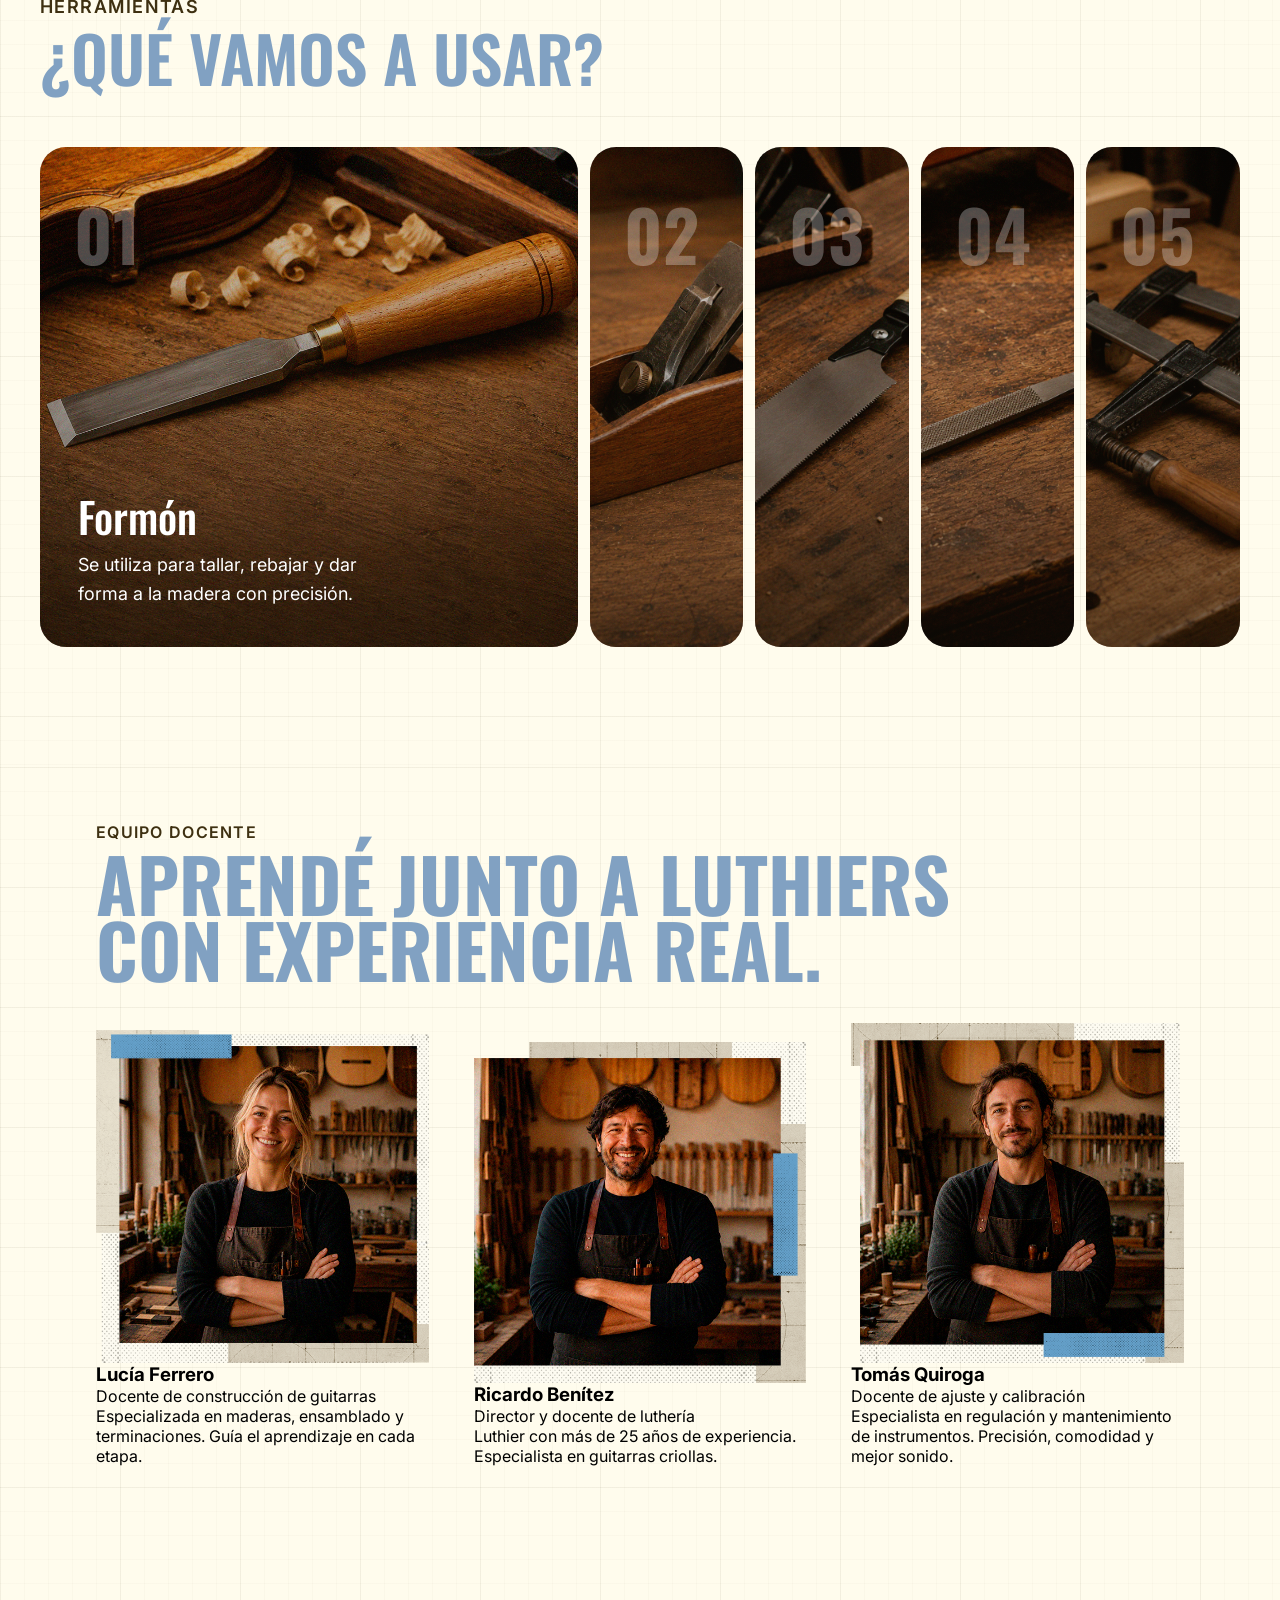
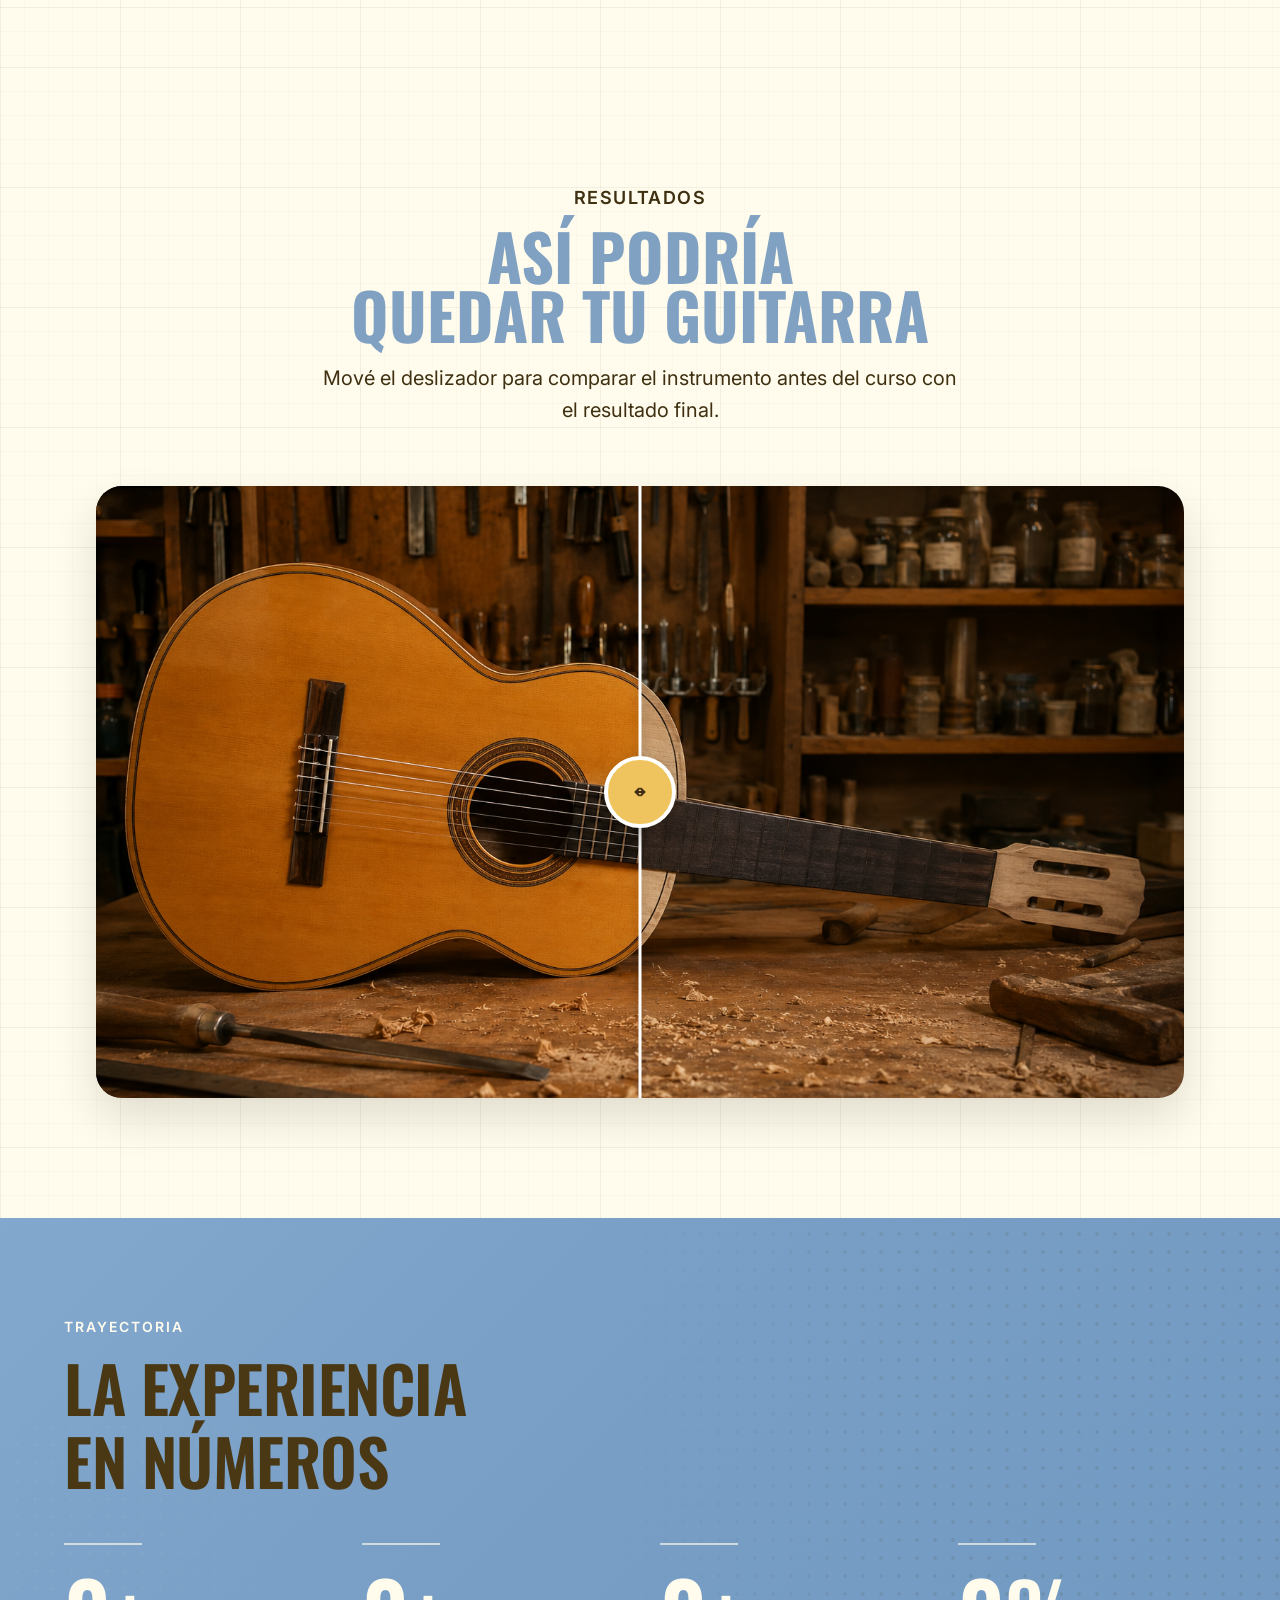
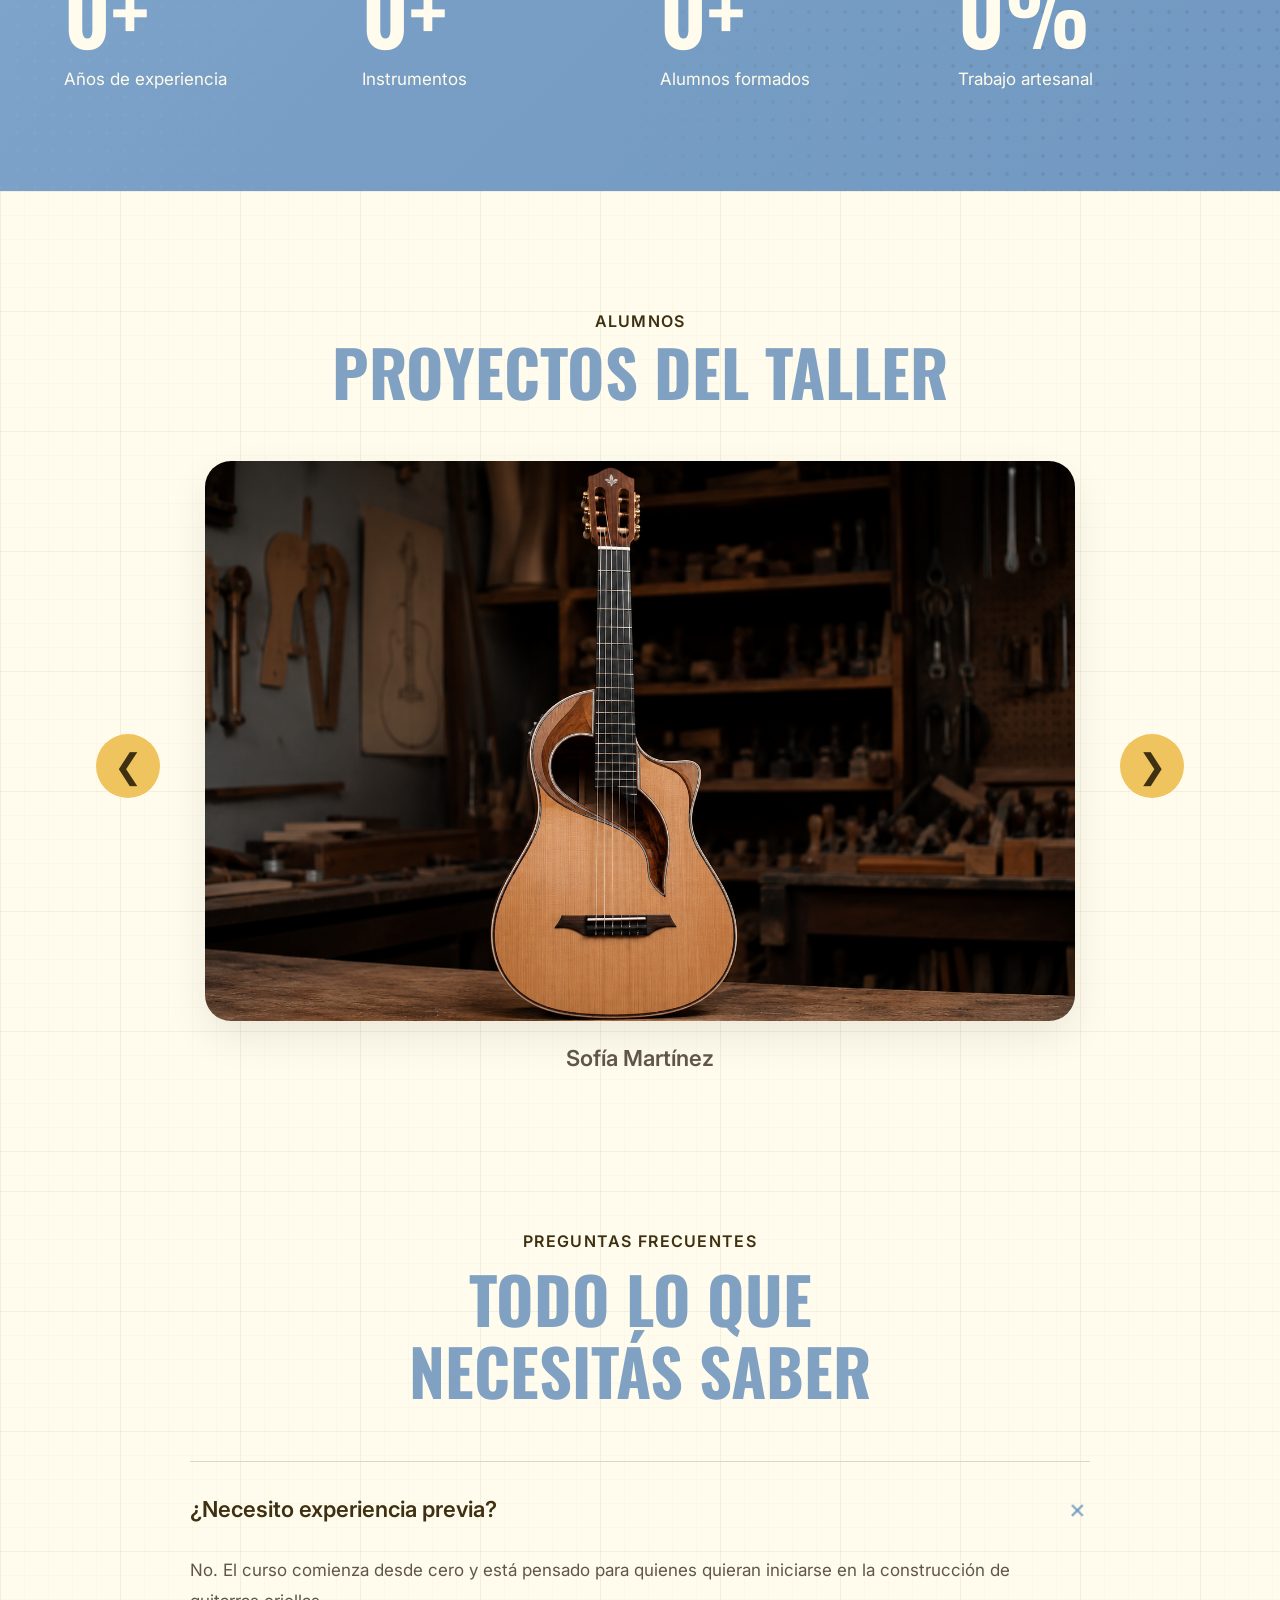
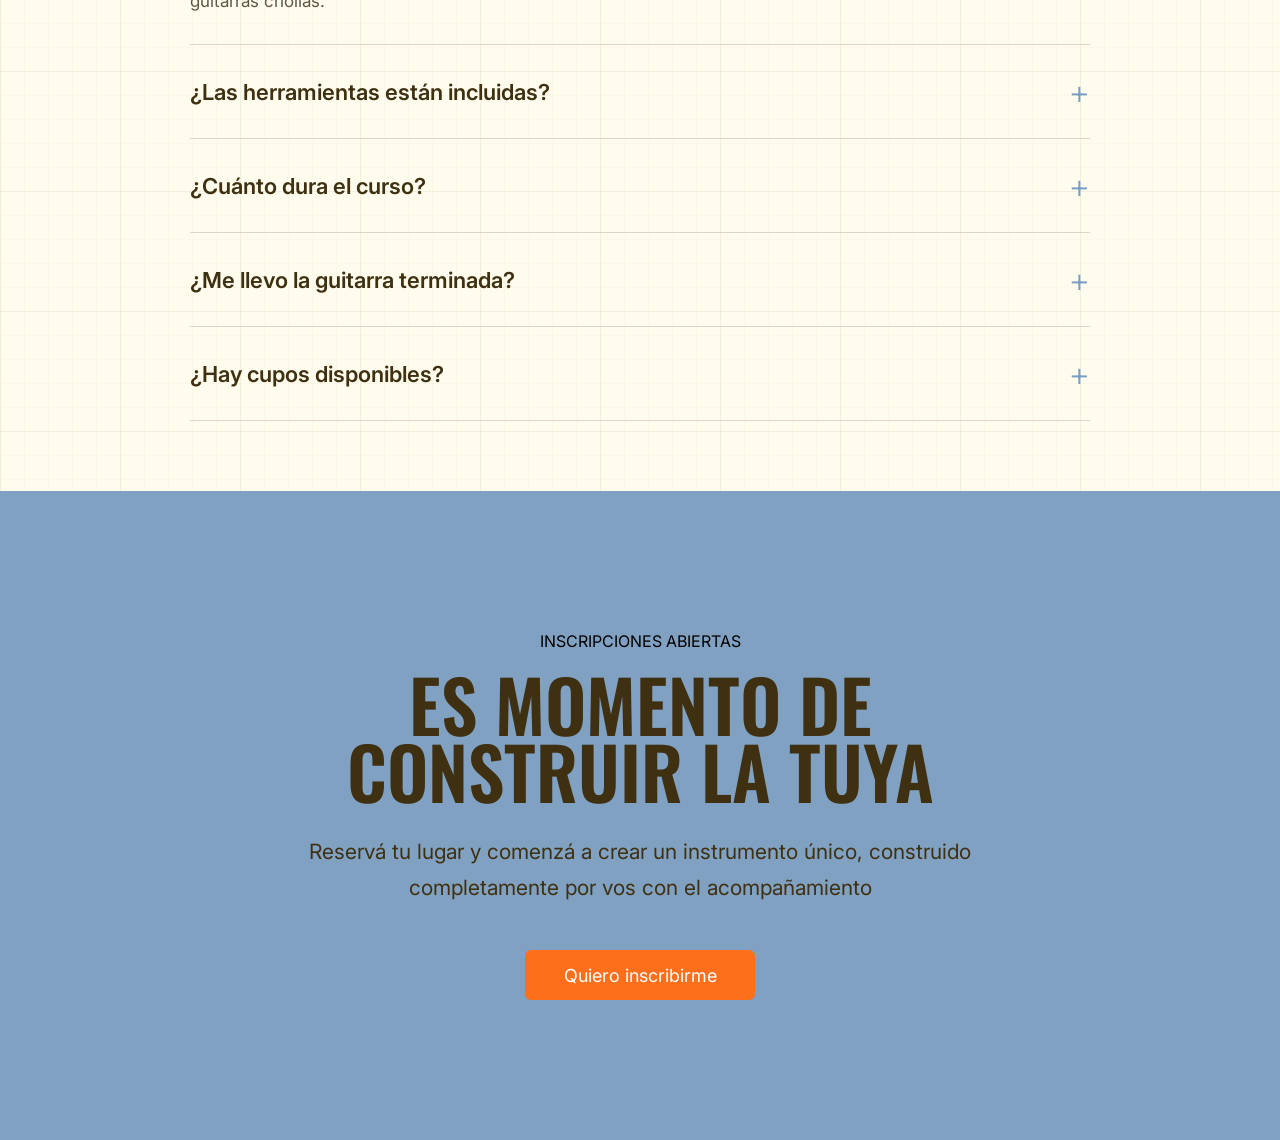
<file: detalle.html>
<!DOCTYPE html>
<html lang="es">

<head>

    <meta charset="UTF-8">

    <meta name="viewport" content="width=device-width, initial-scale=1.0">

    <title>Curso de Construcción de Guitarra Criolla | Trastes</title>

    <link rel="preconnect" href="https://fonts.googleapis.com">

    <link rel="preconnect" href="https://fonts.gstatic.com" crossorigin>

    <link href="https://fonts.googleapis.com/css2?family=Inter:wght@300;400;500;600;700&family=Oswald:wght@400;500;600;700&display=swap" rel="stylesheet">

    <link rel="stylesheet" href="style.css">

</head>

<body>

    <!-- CURSOR -->

    <div class="cursor"></div>

    <!-- Cursor personalizado -->
<div class="cursor"></div>

<header>

    <div class="container nav-container">

        <a href="index.html" class="logo">
            <img src="img/logo.png" alt="Logo Trastes">
        </a>

        <nav>

            <ul>

                <li><a href="index.html#inicio">Inicio</a></li>
                <li><a href="index.html#nosotros">Nosotros</a></li>
                <li><a href="index.html#proceso">Proceso</a></li>
                <li><a href="index.html#cursos">Cursos</a></li>

                <li><a href="biblioteca.html">Biblioteca</a></li>

                <li><a href="index.html#contacto">Contacto</a></li>

            </ul>

        </nav>

    </div>

</header>

<!--==================================================
HERO CURSO
===================================================-->

<section class="hero-curso">

    <div class="container hero-container">

        <!-- TEXTO -->

        <div class="hero-text">

            <span class="subtitle">
                CURSO
            </span>

            <h1>

                <span class="blue">
                    CONSTRUÍ
                </span>

                <span class="brown">
                    TU GUITARRA
                </span>

            </h1>

            <p>

                Aprendé cada etapa del proceso de luthería artesanal.
                Desde la selección de las maderas hasta el calibrado final,
                construyendo un instrumento completamente hecho por vos.

            </p>

            <div class="hero-datos">

                <div>

                    <span>DURACIÓN</span>

                    <strong>6 meses</strong>

                </div>

                <div>

                    <span>MODALIDAD</span>

                    <strong>Presencial</strong>

                </div>

                

                    

                    

                

            </div>

            <a href="#programa" class="btn-principal">

                Ver programa

            </a>

        </div>

        <!-- IMAGEN -->

        <div class="hero-image">

            <img
                src="img/hero-curso.png"
                alt="Curso de construcción de guitarra criolla">

        </div>

    </div>

</section>
<!--==================================================
CONTENIDO
===================================================-->

<section class="cd-programa">

    <div class="cd-programa__inner">

        <div class="cd-programa__sticky">

            <p class="cd-tag">CONTENIDO</p>

            <h2 class="cd-heading">
                Programa<br>
                del curso
            </h2>

            <p class="cd-sub">
                Aprendé el proceso completo de construcción de una guitarra criolla, desde la planificación inicial hasta el acabado final.
            </p>

        </div>

        <ul class="cd-accordion">

            <!-- 01 -->

            <li class="cd-accordion__item is-open">

                <button class="cd-accordion__trigger">

                    <div class="cd-accordion__trigger-left">

                        <span class="cd-accordion__num">01</span>

                        <span class="cd-accordion__title">
                            Planificación y selección de materiales
                        </span>

                    </div>

                    <span class="cd-icon">+</span>

                </button>

                <div class="cd-accordion__body">

                    <div class="cd-accordion__body-inner">

                        Conocerás las distintas maderas utilizadas en la luthería y aprenderás a planificar correctamente la construcción antes de comenzar.

                        <ul>

                            <li>Tipos de madera para tapa, fondo y aros.</li>

                            <li>Lectura de planos.</li>

                            <li>Herramientas básicas del taller.</li>

                        </ul>

                    </div>

                </div>

            </li>

            <!-- 02 -->

            <li class="cd-accordion__item">

                <button class="cd-accordion__trigger">

                    <div class="cd-accordion__trigger-left">

                        <span class="cd-accordion__num">02</span>

                        <span class="cd-accordion__title">
                            Construcción del cuerpo
                        </span>

                    </div>

                    <span class="cd-icon">+</span>

                </button>

                <div class="cd-accordion__body">

                    <div class="cd-accordion__body-inner">

                        Aprenderás a fabricar cada una de las piezas que forman la caja armónica de la guitarra.

                        <ul>

                            <li>Tapa armónica.</li>

                            <li>Aros y fondo.</li>

                            <li>Encolados y moldes.</li>

                        </ul>

                    </div>

                </div>

            </li>

            <!-- 03 -->

            <li class="cd-accordion__item">

                <button class="cd-accordion__trigger">

                    <div class="cd-accordion__trigger-left">

                        <span class="cd-accordion__num">03</span>

                        <span class="cd-accordion__title">
                            Mástil y diapasón
                        </span>

                    </div>

                    <span class="cd-icon">+</span>

                </button>

                <div class="cd-accordion__body">

                    <div class="cd-accordion__body-inner">

                        Construcción y preparación del mástil, instalación del diapasón y colocación de los trastes.

                        <ul>

                            <li>Perfilado del mástil.</li>

                            <li>Colocación de trastes.</li>

                            <li>Unión con el cuerpo.</li>

                        </ul>

                    </div>

                </div>

            </li>

            <!-- 04 -->

            <li class="cd-accordion__item">

                <button class="cd-accordion__trigger">

                    <div class="cd-accordion__trigger-left">

                        <span class="cd-accordion__num">04</span>

                        <span class="cd-accordion__title">
                            Calibración y ajustes
                        </span>

                    </div>

                    <span class="cd-icon">+</span>

                </button>

                <div class="cd-accordion__body">

                    <div class="cd-accordion__body-inner">

                        Ajustarás cada detalle para lograr una guitarra cómoda, equilibrada y con buena respuesta sonora.

                        <ul>

                            <li>Cejuela y puente.</li>

                            <li>Altura de cuerdas.</li>

                            <li>Octavación.</li>

                        </ul>

                    </div>

                </div>

            </li>

            <!-- 05 -->

            <li class="cd-accordion__item">

                <button class="cd-accordion__trigger">

                    <div class="cd-accordion__trigger-left">

                        <span class="cd-accordion__num">05</span>

                        <span class="cd-accordion__title">
                            Barnizado y terminación final
                        </span>

                    </div>

                    <span class="cd-icon">+</span>

                </button>

                <div class="cd-accordion__body">

                    <div class="cd-accordion__body-inner">

                        Finalizarás tu instrumento aplicando el acabado y realizando las últimas verificaciones antes de tocarla por primera vez.

                        <ul>

                            <li>Lijado fino.</li>

                            <li>Barnizado.</li>

                            <li>Pulido y montaje final.</li>

                        </ul>

                    </div>

                </div>

            </li>

        </ul>

    </div>

</section>
<!--==================================================
HERRAMIENTAS
===================================================-->

<section class="herramientas bg-crema">
    <div class="contenedor">

        <span class="subtitle">HERRAMIENTAS</span>

        <h2>¿QUÉ VAMOS A USAR?</h2>

        <div class="herramientas-grid">

            <!-- 01 -->
            <div class="herramienta activa">

                <img src="img/formon.png" alt="Formón">

                <span class="numero">01</span>

                <span class="nombre-vertical">FORMÓN</span>

                <div class="herramienta-info">

                    <h3>Formón</h3>

                    <p>
                        Se utiliza para tallar, rebajar y dar forma a la madera con precisión.
                    </p>

                </div>

            </div>

            <!-- 02 -->
            <div class="herramienta">

                <img src="img/cepillo.png" alt="Cepillo Manual">

                <span class="numero">02</span>

                <span class="nombre-vertical">CEPILLO</span>

                <div class="herramienta-info">

                    <h3>Cepillo manual</h3>

                    <p>
                        Sirve para alisar, nivelar y ajustar la superficie de la madera.
                    </p>

                </div>

            </div>

            <!-- 03 -->
            <div class="herramienta">

                <img src="img/serrucho.png" alt="Serrucho Japonés">

                <span class="numero">03</span>

                <span class="nombre-vertical">SERRUCHO</span>

                <div class="herramienta-info">

                    <h3>Serrucho japonés</h3>

                    <p>
                        Permite realizar cortes finos, limpios y precisos en la madera.
                    </p>

                </div>

            </div>

            <!-- 04 -->
            <div class="herramienta">

                <img src="img/lima.png" alt="Lima de trastes">

                <span class="numero">04</span>

                <span class="nombre-vertical">LIMA</span>

                <div class="herramienta-info">

                    <h3>Lima de trastes</h3>

                    <p>
                        Se usa para nivelar, perfilar y suavizar los trastes de la guitarra.
                    </p>

                </div>

            </div>

            <!-- 05 -->
            <div class="herramienta">

                <img src="img/sargentos.png" alt="Sargentos">

                <span class="numero">05</span>

                <span class="nombre-vertical">SARGENTOS</span>

                <div class="herramienta-info">

                    <h3>Sargentos</h3>

                    <p>
                        Mantienen las piezas de madera firmemente sujetas durante el encolado y el ensamblaje.
                    </p>

                </div>

            </div>

        </div>

    </div>
    </section>
    <!--==================================================
DOCENTES
===================================================-->

<section class="equipo bg-crema" id="equipo">

    <div class="container">

        <span class="subtitle">
            EQUIPO DOCENTE
        </span>

        <h2>
            APRENDÉ JUNTO A LUTHIERS
            <br>
            CON EXPERIENCIA REAL.
        </h2>

        <div class="equipo-grid">

            <!--==========================
            DOCENTE 1
            ==========================-->

            <article class="docente">

                <div class="docente-img">

                    <img
                        src="img/lucia.png"
                        alt="Lucía Ferrero">

                </div>

                <div class="docente-info">

                    <h3>
                        Lucía Ferrero
                    </h3>

                    <span>
                        Docente de construcción de guitarras
                    </span>

                    <p>
                        Especializada en maderas, ensamblado y terminaciones. Guía el aprendizaje en cada etapa.

                </div>

            </article>

            <!--==========================
            DOCENTE 2
            ==========================-->

            <article class="docente">

                <div class="docente-img">

                    <img
                        src="img/ricardo.png"
                        alt="Ricardo Benítez">

                </div>

                <div class="docente-info">

                    <h3>
                        Ricardo Benítez
                    </h3>

                    <span>
                        Director y docente de luthería
                    </span>

                    <p>
                        Luthier con más de 25 años de experiencia. Especialista en guitarras criollas.
                    </p>

                </div>

            </article>

            <!--==========================
            DOCENTE 3
            ==========================-->

            <article class="docente">

                <div class="docente-img">

                    <img
                        src="img/tomas.png"
                        alt="Tomás Quiroga">

                </div>

                <div class="docente-info">

                    <h3>
                        Tomás Quiroga
                    </h3>

                    <span>
                        Docente de ajuste y calibración
                    </span>

                    <p>
                        Especialista en regulación y mantenimiento de instrumentos. Precisión, comodidad y mejor sonido.
                    </p>

                </div>

            </article>

        </div>

    </div>

</section>
   <!--==================================================
   RESULTADOS
===================================================-->

<section class="detalle-resultados bg-crema">

    <div class="container">

        <span class="subtitle">
            RESULTADOS
        </span>

        <h2>
            ASÍ PODRÍA<br>
            QUEDAR TU GUITARRA
        </h2>

        <p class="resultado-texto">
            Mové el deslizador para comparar el instrumento antes del curso con el resultado final.
        </p>

        <div class="comparador">

            <!-- Imagen de fondo (ANTES) -->
            <img
                src="img/resultado-antes.png"
                alt="Antes"
                class="comparador-img comparador-antes">

            <!-- Imagen superior (DESPUÉS) -->
            <img
                src="img/resultado-despues.png"
                alt="Después"
                class="comparador-img comparador-despues">

            <!-- Línea del comparador -->
            <div class="comparador-linea"></div>

            <!-- Botón -->
            <div class="comparador-handle">

                <svg viewBox="0 0 24 24" fill="none">

                    <path d="M8 12H16"
                        stroke="#3E3011"
                        stroke-width="2"
                        stroke-linecap="round"/>

                    <path d="M11 9L8 12L11 15"
                        stroke="#3E3011"
                        stroke-width="2"
                        stroke-linecap="round"
                        stroke-linejoin="round"/>

                    <path d="M13 9L16 12L13 15"
                        stroke="#3E3011"
                        stroke-width="2"
                        stroke-linecap="round"
                        stroke-linejoin="round"/>

                </svg>

            </div>

            <!-- Slider invisible -->
            <input
                type="range"
                min="0"
                max="100"
                value="50"
                class="slider-comparador">

        </div>

    </div>

</section>
<!--=========================================
ESTADÍSTICAS
==========================================-->

<section class="estadisticas">

    <div class="container">

        <span class="subtitulo">
            TRAYECTORIA
        </span>

        <h2>
            LA EXPERIENCIA<br>
            EN NÚMEROS
        </h2>

        <div class="estadisticas-grid">

            <div class="estadistica">

                <h3>
                    <span class="contador" data-target="25">0</span>+
                </h3>

                <p>Años de experiencia</p>

            </div>

            <div class="estadistica">

                <h3>
                    <span class="contador" data-target="300">0</span>+
                </h3>

                <p>Instrumentos 

            </div>

            <div class="estadistica">

                <h3>
                    <span class="contador" data-target="120">0</span>+
                </h3>

                <p>Alumnos formados</p>

            </div>

            <div class="estadistica">

                <h3>
                    <span class="contador" data-target="100">0</span>%
                </h3>

                <p>Trabajo artesanal</p>

            </div>

        </div>

    </div>

</section>
<!--==================================================
PROYECTOS DEL TALLER
===================================================-->

<section class="proyectos bg-crema">

    <div class="container">

        <span class="subtitle">
            ALUMNOS
        </span>

        <h2>
            PROYECTOS DEL TALLER
        </h2>

        <div class="proyectos-slider">

            <button class="slider-btn proyecto-prev">
                &#10094;
            </button>

            <div class="proyecto-slide">

                <img
                    id="proyectoImg"
                    src="img/proyecto1.png"
                    alt="Proyecto del taller">

                <div class="proyecto-info">

                    <h3 id="proyectoNombre">
                        Sofía Martínez
                    </h3>

                </div>

            </div>

            <button class="slider-btn proyecto-next">
                &#10095;
            </button>

        </div>

    </div>

</section>
   <!--==================================================
PREGUNTAS FRECUENTES
===================================================-->

<section class="faq bg-crema">

    <div class="container">

        <span class="subtitle">
            PREGUNTAS FRECUENTES
        </span>

        <h2>
            TODO LO QUE<br>
            NECESITÁS SABER
        </h2>

        <div class="faq-acordeon">

            <div class="faq-item is-open">

                <button class="faq-trigger">

                    <span>¿Necesito experiencia previa?</span>

                    <span class="faq-icon">+</span>

                </button>

                <div class="faq-body">

                    <p>
                        No. El curso comienza desde cero y está pensado para quienes
                        quieran iniciarse en la construcción de guitarras criollas.
                    </p>

                </div>

            </div>

            <div class="faq-item">

                <button class="faq-trigger">

                    <span>¿Las herramientas están incluidas?</span>

                    <span class="faq-icon">+</span>

                </button>

                <div class="faq-body">

                    <p>
                        Sí. Durante las clases vas a utilizar todas las herramientas
                        del taller sin necesidad de llevar las tuyas.
                    </p>

                </div>

            </div>

            <div class="faq-item">

                <button class="faq-trigger">

                    <span>¿Cuánto dura el curso?</span>

                    <span class="faq-icon">+</span>

                </button>

                <div class="faq-body">

                    <p>
                        La cursada tiene una duración aproximada de seis meses,
                        con encuentros presenciales en el taller.
                    </p>

                </div>

            </div>

            <div class="faq-item">

                <button class="faq-trigger">

                    <span>¿Me llevo la guitarra terminada?</span>

                    <span class="faq-icon">+</span>

                </button>

                <div class="faq-body">

                    <p>
                        Sí. Al finalizar el curso cada estudiante se lleva la
                        guitarra que construyó durante la cursada.
                    </p>

                </div>

            </div>

            <div class="faq-item">

                <button class="faq-trigger">

                    <span>¿Hay cupos disponibles?</span>

                    <span class="faq-icon">+</span>

                </button>

                <div class="faq-body">

                    <p>
                        Los grupos son reducidos para garantizar un seguimiento
                        personalizado, por eso los cupos son limitados.
                    </p>

                </div>

            </div>

        </div>

    </div>

</section>

        <!-- ================= CTA FINAL ================= -->

    <section class="detalle-final">

        <div class="container">

            <span class="subtitle">
                INSCRIPCIONES ABIERTAS
            </span>

            <h2>

                ES MOMENTO DE<br>
                CONSTRUIR LA TUYA

            </h2>

            <p>

                Reservá tu lugar y comenzá a crear un instrumento único,
                construido completamente por vos con el acompañamiento


            </p>

            <a href="index.html#contacto" class="btn-principal">

                Quiero inscribirme

            </a>

        </div>

    </section>
    <script src="script.js"></script>
</file>
<file: style.css>
/*==================================================
RESET
==================================================*/

*{
    margin:0;
    padding:0;
    box-sizing:border-box;
}

html{
    scroll-behavior:smooth;
}

body{

    background:#FFFCED;
    color:#000;
    font-family:'Inter',sans-serif;
    overflow-x:hidden;
    cursor:none;

}

/*==================================================
VARIABLES
==================================================*/

:root{

    --crema:#FFFCED;
    --celeste:#789EC5;
    --marron:#3E3011;
    --mostaza:#EFC45E;
    --negro:#000000;

}

/*==================================================
GENERALES
==================================================*/

.container{

    width:90%;
    max-width:1400px;
    margin:auto;

}

img{

    display:block;
    width:100%;

}

a{

    text-decoration:none;
    color:inherit;

}

ul{

    list-style:none;

}

/*==================================================
HEADER
==================================================*/

header{

    width:100%;
    padding:15px 0;

}

.nav-container{

    display:flex;
    justify-content:space-between;
    align-items:center;

}

/*==================================================
LOGO
==================================================*/

.logo img{

    width:150px;
    height:auto;

}

/*==================================================
MENU
==================================================*/

nav ul{

    display:flex;
    align-items:center;
    gap:58px;

}

nav a{

    font-family:'Oswald',sans-serif;
    font-size:18px;
    font-weight:400;
    text-transform:uppercase;
    letter-spacing:.08em;

    transition:.3s;

}

nav a:hover{

    color:var(--celeste);

}
.hero{

    padding:120px 0;

    background-color:#FFFCED;

    background-image:

    /* Grilla principal */
    linear-gradient(rgba(62,48,17,.045) 1px, transparent 1px),
    linear-gradient(90deg, rgba(62,48,17,.045) 1px, transparent 1px),

    /* Grilla secundaria */
    linear-gradient(rgba(62,48,17,.02) 1px, transparent 1px),
    linear-gradient(90deg, rgba(62,48,17,.02) 1px, transparent 1px);

    background-size:
        120px 120px,
        120px 120px,
        24px 24px,
        24px 24px;

}
/*==================================================
HERO
==================================================*/

.hero{

    padding:30px 0 80px;

    background-color:#FFFCED;

    background-image:

    linear-gradient(rgba(62,48,17,.045) 1px, transparent 1px),
    linear-gradient(90deg, rgba(62,48,17,.045) 1px, transparent 1px),

    linear-gradient(rgba(62,48,17,.02) 1px, transparent 1px),
    linear-gradient(90deg, rgba(62,48,17,.02) 1px, transparent 1px);

    background-size:
        120px 120px,
        120px 120px,
        24px 24px,
        24px 24px;

}

.hero-container{

    width:85%;
    max-width:1400px;
    margin:auto;

    display:grid;
    grid-template-columns:500px 1fr;

    gap:65px;

    align-items:center;

}

/*==================================================
TEXTO
==================================================*/

.hero-text{

    position:relative;

    margin-top:-50px;

    z-index:2;

}

.hero .subtitle{

    display:block;

    margin:0 0 8px;
     position:relative;
    top:-22px; 

    font-family:'Inter',sans-serif;
    font-size:18px;
    font-weight:700;
    letter-spacing:.08em;
    text-transform:uppercase;

    color:#3E3011;

}

.hero h1{

    margin:0;

    line-height:.88;

    text-transform:uppercase;

}

.hero h1 .blue{

    display:block;

    font-family:'Oswald',sans-serif;
    font-size:92px;
    font-weight:700;

    color:#789EC5;

}

.hero h1 .brown{

    display:block;

    margin-top:5px;

    font-family:'Oswald',sans-serif;
    font-size:92px;
    font-weight:700;

    color:#3E3011;

}

.hero p{

    max-width:470px;

    margin:28px 0 30px;

    font-family:'Inter',sans-serif;
    font-size:18px !important;
    font-weight:400;
    line-height:1.7;

    color:#3E3011;

}

.hero .btn-principal{

    width:180px;
    height:52px;

}

/*==================================================
IMAGEN
==================================================*/

.hero-image{

    display:flex;

    justify-content:flex-end;

    align-items:center;

    transform:translateX(18px);

}

.hero-image img{

    width:100%;
    max-width:900px;

    display:block;

}
/*==================================================
CURSOR PERSONALIZADO
==================================================*/

.cursor{

    position:fixed;

    top:0;
    left:0;

    width:18px;
    height:18px;

    border-radius:50%;

    background:rgba(239,196,94,.40);

    pointer-events:none;

    transform:translate(-50%,-50%);

    z-index:9999;

    transition:
        width .25s,
        height .25s,
        background .25s;

}

/*==================================================
SELECCIÓN
==================================================*/

::selection{

    background:#EFC45E;
    color:#000;

}

/*==================================================
SCROLL
==================================================*/

::-webkit-scrollbar{

    width:10px;

}

::-webkit-scrollbar-track{

    background:#F4F0DF;

}

::-webkit-scrollbar-thumb{

    background:#3E3011;

    border-radius:30px;

}

::-webkit-scrollbar-thumb:hover{

    background:#789EC5;

}

/*==================================================
TRANSICIONES
==================================================*/

.logo img,
nav a,
.btn-principal,
.hero-image img{

    transition:.35s ease;

}

.logo img:hover{

    transform:rotate(-2deg);

}
/*==================================================
/*==================================================
QUIÉNES SOMOS
==================================================*/
.nosotros{

    padding:120px 0;

    background-color:#FFFCED;

    background-image:

    /* Grilla principal */
    linear-gradient(rgba(62,48,17,.045) 1px, transparent 1px),
    linear-gradient(90deg, rgba(62,48,17,.045) 1px, transparent 1px),

    /* Grilla secundaria */
    linear-gradient(rgba(62,48,17,.02) 1px, transparent 1px),
    linear-gradient(90deg, rgba(62,48,17,.02) 1px, transparent 1px);

    background-size:
        120px 120px,
        120px 120px,
        24px 24px,
        24px 24px;

}
.nosotros{

    width:100%;

    padding:60px 0 90px;
    color:#3e3011;
    font-weight:600;

}

.nosotros-image{

    width:100vw;

    margin-left:calc(50% - 50vw);

    margin-bottom:40px;

}

.nosotros-image img{

    width:100%;

    display:block;

}

.nosotros-contenido{

    display:flex;

    justify-content:space-between;

    align-items:flex-start;

    gap:140px;

}

.nosotros-titulo{

    width:48%;
    color:#789ec5;
    

}

.nosotros-info{

    width:52%;

}
/*==================================================
LAS MADERAS
==================================================*/

.maderas{

    padding:120px 0;

    background-color:#FFFCED;

    background-image:

    /* Grilla principal */
    linear-gradient(rgba(62,48,17,.045) 1px, transparent 1px),
    linear-gradient(90deg, rgba(62,48,17,.045) 1px, transparent 1px),

    /* Grilla secundaria */
    linear-gradient(rgba(62,48,17,.02) 1px, transparent 1px),
    linear-gradient(90deg, rgba(62,48,17,.02) 1px, transparent 1px);

    background-size:
        120px 120px,
        120px 120px,
        24px 24px,
        24px 24px;

}

.maderas-header{

    text-align:center;

    margin-bottom:70px;

}

.maderas-header h2{

    margin-bottom:18px;

    font-family:'Oswald',sans-serif;

    font-size:86px;

    font-weight:600;

    line-height:.95;

    text-transform:uppercase;

    color: #81a1c2;

}

.maderas-header p{

    font-family:'Inter',sans-serif;

    font-size:20px;

    font-weight:400;

    line-height:1.45;

    color:#3E3011;

}

/*==================================================
GRID
==================================================*/

.maderas-grid{

    display:grid;

    grid-template-columns:repeat(4,1fr);

    gap:24px;

    justify-items:center;

}
/*==================================================
TARJETAS
==================================================*/

.card-madera{

    width:220px;

    display:flex;
    flex-direction:column;
    align-items:center;

    perspective:1200px;

}

.card-inner{

    position:relative;

    width:220px;
    height:420px;

    transform-style:preserve-3d;
    -webkit-transform-style:preserve-3d;

}

.card-front,
.card-back{

    position:absolute;

    top:0;
    left:0;

    width:100%;
    height:100%;

    border-radius:20px;

    overflow:hidden;

    transition:transform .65s ease;

    backface-visibility:hidden;
    -webkit-backface-visibility:hidden;

}

.card-front{

    background:#fff;

    transform:rotateY(0deg);

}

.card-front img{

    width:100%;
    height:100%;

    object-fit:cover;

    display:block;

}

/*==================================================
CARA TRASERA
==================================================*/

.card-back{

    display:flex;
    flex-direction:column;
    justify-content:center;
    align-items:center;

    padding:40px;

    background:#FFFCED;

    transform:rotateY(180deg);

    backface-visibility:hidden;
    -webkit-backface-visibility:hidden;

    text-align:center;

}

.card-back h3{

    margin-bottom:12px;

    font-family:'Inter',sans-serif;

    font-size:20px;

    font-weight:700;

    color:var(--marron);

}

.card-back p{

    font-family:'Inter',sans-serif;

    font-size:18px;

    font-weight:400;

    line-height:1.4;

    color:var(--marron);

}
/*==================================================
ICONOS MADERAS
==================================================*/

.icono-pluma{

    width:60px;

    height:auto;

    margin-bottom:22px;

}

.icono-escudo{

    width:65px;

    height:auto;

    margin-bottom:22px;

}

.icono-estrella{

    width:70px;

    height:auto;

    margin-bottom:22px;

}

.icono-balanza{

    width:100px;

    height:auto;

    margin-bottom:22px;

}
/*==================================================
ANIMACIÓN FLIP
==================================================*/

.card-front{

    transform:rotateY(0deg);

}

.card-back{

    transform:rotateY(180deg);

}

.card-madera:hover .card-front{

    transform:rotateY(-180deg);

}

.card-madera:hover .card-back{

    transform:rotateY(0deg);

}

/*==================================================
EFECTOS
==================================================*/

.card-front,
.card-back{

    box-shadow:0 8px 30px rgba(0,0,0,.08);

}

.card-madera:hover{

    cursor:pointer;

}

.card-front img{

    transition:.4s ease;

}

.card-madera:hover .card-front img{

    transform:scale(1.03);

}
/*==================================================
NOMBRE DE LA MADERA
==================================================*/

.card-madera h4{

    width:220px;

    margin-top:18px;

    text-align:center;

    font-family:'Inter',sans-serif;
    font-size:20px;
    font-weight:700;

    color:var(--marron);

}
/*==================================================
IMAGEN
==================================================*/

.nosotros-image{

    flex:0 0 48%;

    display:flex;
    justify-content:flex-start;

}

.nosotros-image img{

    display:block;

    width:100%;

    height:auto;

}

/*==================================================
TEXTO
==================================================*/

.nosotros-titulo{

    width:48%;

}

.nosotros-titulo h2{

    display:flex;
    flex-direction:column;

    font-family:'Oswald',sans-serif;
    font-size:88px;
    font-weight:600;

    line-height:.94;

    text-transform:uppercase;

}

.nosotros-titulo h2 span{

    display:block;

    white-space:nowrap;

}

.nosotros-info{

    width:52%;

}

.nosotros-info p{

    font-family:'Inter',sans-serif;
    font-size:19px;
    font-weight:400;

    line-height:1.45;

    color:#000;

    margin-bottom:38px;

}

.nosotros-info .btn-principal{

    margin-top:5px;

}

.btn-principal:active{

    transform:scale(.97);

}
/*==================================================
CURSOS
==================================================*/
.cursos{

    padding:120px 0;

    background:
        radial-gradient(circle at 18% 22%,
        rgba(255,255,255,.35) 0,
        rgba(255,255,255,0) 34%),

        radial-gradient(circle at 82% 78%,
        rgba(255,255,255,.18) 0,
        rgba(255,255,255,0) 38%),

        radial-gradient(circle,
        rgba(255,255,255,.13) 1px,
        transparent 1.8px),

        linear-gradient(
        135deg,
        #9AB8D4 0%,
        #87A9C8 45%,
        #739ABB 100%
        );

    background-size:
        auto,
        auto,
        7px 7px,
        cover;

}
/*==================================================
GRID
==================================================*/

.cursos-grid{

    display:flex;

    justify-content:space-between;

    align-items:flex-start;

    gap:35px;

}

/*==================================================
TARJETAS
==================================================*/

.curso-card{

    width:29%;

    display:flex;

    flex-direction:column;

    align-items:center;

    min-height:620px;

    transition:.35s ease;

    overflow:hidden;

}

.curso-card:hover{

    transform:translateY(-8px);

}

.curso-grande{

    width:32%;

    min-height:600px;

}

.curso-card img{

    width:100%;

    display:block;

}
.curso-grande img{

    width:93%;

    margin:16px auto 0;

}
.curso-grande .curso-footer{

    position:relative;

    top:20px;

}
.curso-grande .precio-anterior{

    position:relative;

    top:15px;

}
.curso-chico .curso-footer{

    position:relative;

    top:20px;

}

/*==================================================
INFORMACIÓN
==================================================*/

.curso-info{

    width:80%;

    margin-top:-270px;

    display:flex;

    flex-direction:column;

}

.curso-card:not(.curso-grande) .curso-info{

    margin-top:-260px;

}

.nivel{

    margin-bottom:12px;

    font-family:'Inter',sans-serif;
    font-size:15px;
    font-weight:400;

    color:#3E3011;

}

.nivel strong{

    font-weight:700;

}

.curso-info h3{

    margin-bottom:14px;

    font-family:'Inter',sans-serif;
    font-size:23px;
    font-weight:700;

    line-height:1.05;

    color:#3E3011;

}

.descripcion{

    margin-bottom:8px;

    font-family:'Inter',sans-serif;
    font-size:14px;

    line-height:1.45;

    color:#3E3011;

}

.precio-anterior{

    margin-bottom:-50px;

    font-family:'Inter',sans-serif;
    font-size:17px;

    color:#6E5A37;

    text-decoration:line-through;

}

.curso-footer{

    display:flex;

    justify-content:space-between;

    align-items:flex-end;

    gap:18px;

    margin-top:12px;

}

.precio{

    position:relative;

    font-family:'Inter',sans-serif;
    font-size:30px;
    font-weight:800;

    color:#4E95AF;

    margin:0;

}

/* Solo el precio del curso del medio */

.curso-grande .precio{

    top:30px;

}

/*==================================================
BOTÓN
==================================================*/

.curso-card .btn-principal{

    width:150px;
    height:44px;

    display:flex;
    justify-content:center;
    align-items:center;

    margin:0;

    font-size:18px;

    flex-shrink:0;

}
/*==================================================
BOTONES
==================================================*/
.curso-card .btn-principal{

    width:180px;
    height:50px;

    display:flex;
    justify-content:center;
    align-items:center;

}

/* Tarjetas laterales */
.curso-chico .btn-principal{

    margin-top:-25px;

}

/* Tarjeta del medio */
.curso-grande .btn-principal{

    margin-top:0;

}
/* Solo botón del curso del medio */

.curso-grande .btn-principal{

    position:relative;

    top:30px;

}

/*==================================================
HEADER
==================================================*/

.cursos-header{

    text-align:center;

    margin-bottom:35px;

}

.cursos-header h2{

    font-family:'Oswald',sans-serif;

    font-size:74px;

    font-weight:600;

    text-transform:uppercase;

    color:#3E3011;

}
/*==================================================
PROCESO
==================================================*/

.proceso{

    min-height:100vh;

    padding:90px 0;

    background-color:#FFFCED;

    background-image:

    linear-gradient(rgba(62,48,17,.045) 1px, transparent 1px),
    linear-gradient(90deg, rgba(62,48,17,.045) 1px, transparent 1px),

    linear-gradient(rgba(62,48,17,.02) 1px, transparent 1px),
    linear-gradient(90deg, rgba(62,48,17,.02) 1px, transparent 1px);

    background-size:
        120px 120px,
        120px 120px,
        24px 24px,
        24px 24px;

}

.proceso .container{

    width:85%;
    max-width:1300px;
    margin:auto;

}

.proceso .subtitle{

    display:block;

    margin-bottom:22px;

    font-family:'Inter',sans-serif;
    font-size:15px;
    font-weight:600;
    letter-spacing:.08em;
    text-transform:uppercase;

    color:#3E3011;

}

.proceso h2{

    max-width:650px;

    margin:0 0 65px;

    font-family:'Oswald',sans-serif;
    font-size:64px;
    line-height:1.02;

    text-transform:uppercase;

    color:#789EC5;

}

/*==================================================
GRID
==================================================*/

.proceso-grid{

    display:grid;

    grid-template-columns:420px 610px;

    justify-content:space-between;

    gap:80px;

    align-items:center;

}

/*==================================================
TIMELINE
==================================================*/

.timeline{

    position:relative;

    display:flex;
    flex-direction:column;

    gap:30px;

}

/* Línea */

.timeline-line{

    position:absolute;

    left:69px;

    top:12px;

    bottom:12px;

    width:2px;

    background:#DDD5C7;

}

/*==================================================
ITEM
==================================================*/

.timeline-item{

    display:grid;

    grid-template-columns:45px 22px 1fr;

    column-gap:18px;

    position:relative;

    cursor:pointer;

}

.timeline-numero{

    margin-top:-2px;

    font-family:'Oswald',sans-serif;

    font-size:22px;

    line-height:22px;

    color:#789EC5;

    transition:.35s;

}

/*==================================================
PUNTO
==================================================*/

.timeline-punto{

    width:14px;
    height:14px;

    margin-top:4px;

    border:2px solid #FE6F1C;

    border-radius:50%;

    background:#FFFCED;

    transition:.35s;

    z-index:2;

}

.timeline-item.active .timeline-punto{

    background:#FE6F1C;

    transform:scale(1.15);

}

/*==================================================
INFO
==================================================*/

.timeline-info h3{

    margin:0;

    font-family:'Oswald',sans-serif;

    font-size:28px;

    font-weight:400;

    line-height:1.15;

    color:#B0A394;

    transition:.35s;

}

.timeline-item.active h3{

    color:#3E3011;

}

.timeline-info p{

    max-height:0;

    overflow:hidden;

    margin:0;

    padding-top:0;

    opacity:0;

    font-family:'Inter',sans-serif;

    font-size:18px;

    line-height:1.8;

    color:#5D5140;

    transition:
        max-height .4s,
        opacity .3s,
        padding-top .3s;

}

.timeline-item.active p{

    max-height:180px;

    padding-top:14px;

    opacity:1;

}

.timeline-item.active .timeline-numero{

    color:#3E3011;

}

/*==================================================
IMAGEN
==================================================*/

.proceso-imagen{

    width:610px;

    justify-self:end;

    border-radius:28px;

    overflow:hidden;

}

.proceso-imagen img{

    width:100%;

    height:470px;

    object-fit:cover;

    display:block;

    transition:opacity .45s ease;

}
/*==================================================
GALERÍA
==================================================*/

.galeria{

    padding:120px 0;

    background-color:#FFFCED;

    background-image:

    /* Grilla principal */
    linear-gradient(rgba(62,48,17,.045) 1px, transparent 1px),
    linear-gradient(90deg, rgba(62,48,17,.045) 1px, transparent 1px),

    /* Grilla secundaria */
    linear-gradient(rgba(62,48,17,.02) 1px, transparent 1px),
    linear-gradient(90deg, rgba(62,48,17,.02) 1px, transparent 1px);

    background-size:
        120px 120px,
        120px 120px,
        24px 24px,
        24px 24px;

}

/*==================================================
FILAS
==================================================*/

.galeria-slider{

    width:100%;

    overflow:hidden;

    margin-bottom:18px;

}

.galeria-track{

    display:flex;

    width:max-content;

    gap:18px;

}

.galeria-track img{

    width:320px;

    height:320px;

    object-fit:cover;

    flex-shrink:0;

    transition:transform .35s ease;

}

.galeria-track img:hover{

    transform:scale(1.05);

}

/*==================================================
ANIMACIONES
==================================================*/

.izquierda{

    animation:galeriaIzquierda 90s linear infinite;

}

.derecha{

    animation:galeriaDerecha 90s linear infinite;

}

@keyframes galeriaIzquierda{

    from{

        transform:translateX(0);

    }

    to{

        transform:translateX(-50%);

    }

}

@keyframes galeriaDerecha{

    from{

        transform:translateX(-50%);

    }

    to{

        transform:translateX(0);

    }

}
/*==================================================
TESTIMONIOS
==================================================*/

.testimonios{

    padding:120px 0;

    background-color:#FFFCED;

    background-image:

    /* Grilla principal */
    linear-gradient(rgba(62,48,17,.045) 1px, transparent 1px),
    linear-gradient(90deg, rgba(62,48,17,.045) 1px, transparent 1px),

    /* Grilla secundaria */
    linear-gradient(rgba(62,48,17,.02) 1px, transparent 1px),
    linear-gradient(90deg, rgba(62,48,17,.02) 1px, transparent 1px);

    background-size:
        120px 120px,
        120px 120px,
        24px 24px,
        24px 24px;

}

/*==================================================
HEADER
==================================================*/

.testimonios-header{

    text-align:center;

    margin-bottom:60px;
    font-weight:600;
    color:#3E3011;

}

.testimonios-header h2{

    font-family:'Oswald',sans-serif;

    font-size:64px;

    font-weight:600;

    line-height:.95;

    text-transform:uppercase;

    color:#3E3011;

}

/*==================================================
SLIDER
==================================================*/

.slider{

    width:100%;

    overflow:hidden;

    padding:0 80px;

    box-sizing:border-box;

}

.slider-track{

    display:flex;

    gap:28px;

    width:max-content;

    padding:15px 0;

    animation:scrollTestimonios 90s linear infinite;

}

/*==================================================
TARJETAS
==================================================*/

.testimonio-card{

    width:360px;

    min-height:230px;

    padding:35px;

    border-radius:18px;

    background:#FFFCED;

    flex-shrink:0;

    display:flex;

    flex-direction:column;

    justify-content:flex-start;

    box-shadow:0 10px 30px rgba(0,0,0,.08);

}

/*==================================================
TEXTO
==================================================*/

.estrellas{

    font-size:22px;

    color:#F6B100;

    margin-bottom:18px;

}

.comentario{

    font-family:'Inter',sans-serif;

    font-size:18px;

    line-height:1.7;

    color:#3E3011;

    margin-bottom:25px;

}

.autor{

    margin-top:auto;

    font-family:'Inter',sans-serif;

    font-size:15px;

    font-weight:700;

    color:#4E95AF;

}

/*==================================================
ANIMACIÓN
==================================================*/

@keyframes scrollTestimonios{

    from{

        transform:translateX(0);

    }

    to{

        transform:translateX(-50%);

    }

}
/*==================================================
CONTACTO
==================================================*/

.contacto{

    padding:120px 0;

    background-color:#FFFCED;

    background-image:

    /* Grilla principal */
    linear-gradient(rgba(62,48,17,.045) 1px, transparent 1px),
    linear-gradient(90deg, rgba(62,48,17,.045) 1px, transparent 1px),

    /* Grilla secundaria */
    linear-gradient(rgba(62,48,17,.02) 1px, transparent 1px),
    linear-gradient(90deg, rgba(62,48,17,.02) 1px, transparent 1px);

    background-size:
        120px 120px,
        120px 120px,
        24px 24px,
        24px 24px;

}

/*==================================================
CONTENEDOR
==================================================*/

.contacto-container{

    display:flex;

    justify-content:space-between;

    align-items:center;

    gap:80px;

}

/*==================================================
IZQUIERDA
==================================================*/

.contacto-left{

    width:42%;

}

.contacto .subtitle{

    margin-bottom:18px;
    font-weight:600;
    color:#3E3011;

}

.contacto-left h2{

    margin-bottom:28px;

    font-family:'Oswald',sans-serif;

    font-size:84px;

    font-weight:600;

    line-height:.9;

    text-transform:uppercase;

    color:#3E3011;

}

.contacto-left h2 span{

    color:#789ec5;

}

.contacto-left p{

    margin-bottom:35px;

    font-family:'Inter',sans-serif;

    font-size:22px;

    color:#222;

}

/*==================================================
FORMULARIO
==================================================*/

.contacto form{

    display:flex;

    flex-direction:column;

    gap:20px;

}

.contacto input,
.contacto textarea{

    width:100%;

    padding:16px 26px;

    background:transparent;

    border:1px solid #8F8164;

    outline:none;

    font-family:'Inter',sans-serif;

    font-size:18px;

    color:#3E3011;

}
.contacto textarea{

    height:120px;

    resize:none;

}
.contacto input::placeholder,
.contacto textarea::placeholder{

    color:#3E3011;

}

/*==================================================
BOTÓN
==================================================*/
.btn-principal{

    display:inline-flex;
    justify-content:center;
    align-items:center;

    width:180px;
    height:50px;

    background:#fe6f1c;

    border:none;
    outline:none;

    border-radius:6px;

    color:#fff;

    font-family:'Inter',sans-serif;
    font-size:18px;
    font-weight:400;

    transition:.3s;

    cursor:pointer;

}

/*==================================================
IMAGEN
==================================================*/

.contacto-right{

    width:52%;

    display:flex;

    justify-content:flex-end;

}

.contacto-right img{

    width:100%;

    max-width:760px;

    display:block;

}
/*==================================================
HERO CURSO
==================================================*/

.hero-curso{

    padding:38px 0 0;

    background-color:#FFFCED;

    background-image:

    linear-gradient(rgba(62,48,17,.045) 1px, transparent 1px),
    linear-gradient(90deg, rgba(62,48,17,.045) 1px, transparent 1px),

    linear-gradient(rgba(62,48,17,.02) 1px, transparent 1px),
    linear-gradient(90deg, rgba(62,48,17,.02) 1px, transparent 1px);

    background-size:
        120px 120px,
        120px 120px,
        24px 24px,
        24px 24px;

}

.hero-curso .hero-container{

    width:85%;
    max-width:1400px;

    margin:auto;

    display:grid;

    grid-template-columns:1fr 1fr;

    gap:70px;

    align-items:center;

}
/*==================================================
TEXTO
==================================================*/

.hero-curso .hero-text{

    max-width:620px;

    padding-left:20px;

}
/*==================================================
COPETE HERO
==================================================*/
.hero-curso h1{

    margin:0;

    line-height:.88;

    text-transform:uppercase;

}
.hero-curso .subtitle{

    display:block;

    margin-bottom:12px;

    font-family:'Inter',sans-serif;
    font-size:18px;
    font-weight:600;

    letter-spacing:.08em;
    text-transform:uppercase;

    color:#3E3011;

}
.hero-curso h1 .blue{

    display:block;

    font-family:'Oswald',sans-serif;
    font-size:92px;
    font-weight:600;

    color:#789EC5;

}

.hero-curso h1 .brown{

    display:block;

    font-family:'Oswald',sans-serif;
    font-size:92px;
    font-weight:700;

    color:#3E3011;

}
.hero-curso p{

    max-width:560px;

    margin:28px 0 30px;

    font-family:'Inter',sans-serif;
    font-size:21px;
    font-weight:400;
    line-height:1.6;

    color:#000000;

}
/*==================================================
DATOS
==================================================*/

.hero-datos{

    display:flex;

    gap:50px;

    margin-bottom:30px;
    margin-left:0px;

}

.hero-datos div{

    display:flex;
    flex-direction:column;

}

.hero-datos span{

    margin-bottom:8px;

    font-family:'Inter',sans-serif;
    font-size:14px;
    font-weight:700;
    letter-spacing:.05em;
    text-transform:uppercase;

    color:#7A7366;

}

.hero-datos strong{

    font-family:'Oswald',sans-serif;
    font-size:34px;
    font-weight:500;

    color:#3E3011;

}

/*==================================================
BOTÓN
==================================================*/

.hero-curso .btn-principal{

    width:190px;
    height:58px;

    margin-left:0px;

}

/*==================================================
IMAGEN
==================================================*/

.hero-curso .hero-image{

    display:flex;

    justify-content:flex-end;

    align-items:flex-start;

}

.hero-curso .hero-image img{

    width:110%;

    max-width:860px;

    display:block;

}
/*==================================================
CONTENIDO DEL CURSO
==================================================*/

.cd-programa{

      padding:70px 0 50px;

    background-color:#FFFCED;

    background-image:

    /* Grilla principal */
    linear-gradient(rgba(62,48,17,.045) 1px, transparent 1px),
    linear-gradient(90deg, rgba(62,48,17,.045) 1px, transparent 1px),

    /* Grilla secundaria */
    linear-gradient(rgba(62,48,17,.02) 1px, transparent 1px),
    linear-gradient(90deg, rgba(62,48,17,.02) 1px, transparent 1px);

    background-size:
        120px 120px,
        120px 120px,
        24px 24px,
        24px 24px;

}

.cd-programa__inner{

    max-width:1400px;

    margin:0 auto;

    display:grid;

    grid-template-columns:380px 1fr;

    gap:110px;

    align-items:start;

}

/*==================================================
COLUMNA IZQUIERDA
==================================================*/

.cd-programa__sticky{

    position:sticky;

    top:120px;

}

.cd-tag{

    display:block;

    margin-bottom:12px;

    font-family:'Inter',sans-serif;

    font-size:17px;

    font-weight:700;

    letter-spacing:.12em;

    text-transform:uppercase;

    color:#3e3011;

}

.cd-heading{

    margin:0 0 24px;

    font-family:'Oswald',sans-serif;

    font-size:64px;

    line-height:.92;

    text-transform:uppercase;

    color:#81a1c2;

}
.cd-sub{

    font-family:'Inter',sans-serif;

    font-size:18px;

    line-height:1.8;

    color:#000000;

}

/*==================================================
LISTA
==================================================*/

.cd-accordion{

    list-style:none;

    padding:0;

    margin:0;

}

.cd-accordion__item{

    border-top:1px solid #DDD5C7;

}

.cd-accordion__item:last-child{

    border-bottom:1px solid #DDD5C7;

}

/*==================================================
BOTÓN
==================================================*/

.cd-accordion__trigger{

    width:100%;

    background:none;

    border:none;

    padding:28px 0;

    display:flex;

    justify-content:space-between;

    align-items:center;

    cursor:pointer;

}

.cd-accordion__trigger-left{

    display:flex;

    align-items:center;

    gap:28px;

}

.cd-accordion__num{

    width:45px;

    font-family:'Oswald',sans-serif;

    font-size:24px;

    color:#789EC5;

}

.cd-accordion__title{

    font-family:'Inter',sans-serif;

    font-size:30px;

    font-weight:600;

    color:#3e3011;

    text-align:left;

}

/*==================================================
ICONO
==================================================*/

.cd-icon{

    font-family:'Inter',sans-serif;

    font-size:34px;

    color:#789EC5;

    transition:.35s;

}

.cd-accordion__item.is-open .cd-icon{

    transform:rotate(45deg);

}

/*==================================================
CONTENIDO
==================================================*/

.cd-accordion__body{

    max-height:0;

    overflow:hidden;

    transition:max-height .45s ease;

}

.cd-accordion__body-inner{

    padding:0 0 32px 95px;

}

/* Texto introductorio */

.cd-accordion__body-inner p{

    margin:0 0 22px;

    font-family:'Inter',sans-serif;

    font-size:17px;

    line-height:1.75;

    color:#000000;

}

/* Lista */

.cd-accordion__body-inner ul{

    list-style:none;

    margin:0;

    padding:0;

}

/* Items */

.cd-accordion__body-inner li{

    position:relative;

    margin-bottom:16px;

    padding-left:18px;

    font-family:'Inter',sans-serif;

    font-size:17px;

    line-height:1.75;

    color:#000000;

}

/* Punto celeste */

.cd-accordion__body-inner li::before{

    content:"";

    position:absolute;

    left:0;

    top:12px;

    width:7px;

    height:7px;

    border-radius:50%;

    background:#789EC5;

}

.cd-accordion__body-inner li:last-child{

    margin-bottom:0;

}
/*==================================================
HERRAMIENTAS
==================================================*/
.herramientas{

    padding:120px 0;

    background-color:#FFFCED;

    background-image:

    /* Grilla principal */
    linear-gradient(rgba(62,48,17,.045) 1px, transparent 1px),
    linear-gradient(90deg, rgba(62,48,17,.045) 1px, transparent 1px),

    /* Grilla secundaria */
    linear-gradient(rgba(62,48,17,.02) 1px, transparent 1px),
    linear-gradient(90deg, rgba(62,48,17,.02) 1px, transparent 1px);

    background-size:
        120px 120px,
        120px 120px,
        24px 24px,
        24px 24px;

}

.herramientas .subtitle{

    display:block;

    margin-bottom:12px;

    font-family:'Inter',sans-serif;

    font-size:18px;

    font-weight:600;

    letter-spacing:.08em;

    text-transform:uppercase;

    color:#3E3011;

}

.herramientas h2{

    margin:0 0 60px;

    font-family:'Oswald',sans-serif;

    font-size:64px;

    font-weight:600;

    line-height:.9;

    text-transform:uppercase;

    color:#81a1c2;

}
.herramientas .contenedor{

    max-width:1400px;

    margin:0 auto;

    padding:0 40px;

}

/*==================================================
GRID
==================================================*/

.herramientas-grid{

    display:flex;

    gap:12px;

    height:500px;

}

/*==================================================
CARD
==================================================*/

.herramienta{

    position:relative;

    flex:1;

    overflow:hidden;

    border-radius:26px;

    cursor:pointer;

    transition:flex .55s ease;

    background:#DDD;

}

.herramienta:hover,
.herramienta.activa{

    flex:3.5;

}

/*==================================================
IMAGEN
==================================================*/

.herramienta img{

    position:absolute;

    inset:0;

    width:100%;

    height:100%;

    object-fit:cover;

    transition:.5s;

}

.herramienta:hover img,
.herramienta.activa img{

    transform:scale(1.05);

}
/*==================================================
CAPA OSCURA
==================================================*/

.herramienta::after{

    content:"";

    position:absolute;

    inset:0;

    background:linear-gradient(
        to top,
        rgba(22,16,8,.55),
        rgba(58,42,22,.10)
    );

    transition:.35s;

}

.herramienta:hover::after,
.herramienta.activa::after{

    background:linear-gradient(
        to top,
        rgba(22,16,8,.60),
        rgba(22,16,8,.12)
    );

}
/*==================================================
NUMERO
==================================================*/

.numero{

    position:absolute;

    top:34px;

    left:34px;

    z-index:2;

    font-family:'Oswald',sans-serif;

    font-size:70px;

    font-weight:700;

    color:rgba(255,255,255,.28);

}
.herramienta:hover .nombre-vertical,
.herramienta.activa .nombre-vertical{

    opacity:0;

}

/*==================================================
INFO
==================================================*/

.herramienta-info{

    position:absolute;

    left:38px;

    bottom:38px;

    width:330px;

    z-index:2;

    opacity:0;

    transform:translateY(20px);

    transition:.4s;

}

.herramienta:hover .herramienta-info,
.herramienta.activa .herramienta-info{

    opacity:1;

    transform:translateY(0);

}

.herramienta-info h3{

    margin:0 0 14px;

    font-family:'Oswald',sans-serif;

    font-size:42px;

    font-weight:500;

    line-height:1;

    color:#fff;

}

.herramienta-info p{

    margin:0;

    font-family:'Inter',sans-serif;

    font-size:18px;

    line-height:1.6;

    color:#fff;

}
/*==================================================
DOCENTES
==================================================*/

.equipo{

    min-height:100vh;

    padding:55px 0 60px;

    background-color:#FFFCED;

    background-image:

    linear-gradient(rgba(62,48,17,.045) 1px, transparent 1px),
    linear-gradient(90deg, rgba(62,48,17,.045) 1px, transparent 1px),

    linear-gradient(rgba(62,48,17,.02) 1px, transparent 1px),
    linear-gradient(90deg, rgba(62,48,17,.02) 1px, transparent 1px);

    background-size:
        120px 120px,
        120px 120px,
        24px 24px,
        24px 24px;

}

.equipo .container{

    width:85%;
    max-width:1400px;

    margin:auto;

}

.equipo .subtitle{

    display:block;

    margin-bottom:8px;

    font-family:'Inter',sans-serif;
    font-size:16px;
    font-weight:600;
    letter-spacing:.08em;
    text-transform:uppercase;

    color:#3e3011;

}

.equipo h2{

      margin:0 0 40px;

    font-family:'Oswald',sans-serif;
    font-size:74px;
    line-height:.9;
    text-transform:uppercase;

    color:#81a1c2;

}

/*==================================================
GRID
==================================================*/

.equipo-grid{

    display:grid;

    grid-template-columns:repeat(3,1fr);

    gap:45px;

    align-items:end;

}
.docentes-grid{

    display:flex;

    flex-direction:column;

    gap:45px;

}

.docente-card{

    width:100%;

    text-align:center;

}

.docente-card img{

    width:260px;

    margin:auto;

}
/*==================================================
RESULTADOS
==================================================*/

.detalle-resultados{

    min-height:100vh;

    padding:120px 0;

    text-align:center;

    background-color:#FFFCED;

    background-image:
        linear-gradient(rgba(62,48,17,.045) 1px, transparent 1px),
        linear-gradient(90deg, rgba(62,48,17,.045) 1px, transparent 1px),
        linear-gradient(rgba(62,48,17,.02) 1px, transparent 1px),
        linear-gradient(90deg, rgba(62,48,17,.02) 1px, transparent 1px);

    background-size:
        120px 120px,
        120px 120px,
        24px 24px,
        24px 24px;

}

.detalle-resultados .container{

    width:85%;

    max-width:1200px;

    margin:auto;

}

.detalle-resultados h2{

    margin:18px 0;

    font-family:'Oswald',sans-serif;

    font-size:64px;

    line-height:.92;

    text-transform:uppercase;

    color:#81A1C2;

}

.resultado-texto{

    max-width:650px;

    margin:0 auto 60px;

    font-family:'Inter',sans-serif;

    font-size:20px;

    line-height:1.6;

    color:#3E3011;

}
.detalle-resultados .subtitle{

    display:block;

    margin-bottom:12px;

    font-family:'Inter',sans-serif;
    font-size:18px;
    font-weight:600;

    letter-spacing:.08em;
    text-transform:uppercase;

    color:#3E3011;

}
/*==================================================
COMPARADOR
==================================================*/

.comparador{

    position:relative;

    width:100%;

    aspect-ratio:16/9;

    border-radius:26px;
    margin:auto;

    overflow:hidden;

    user-select:none;

    box-shadow:0 20px 45px rgba(0,0,0,.12);

}


/*==================================================
IMÁGENES
==================================================*/

.comparador-img{

    position:absolute;

    inset:0;

    width:100%;

    height:100%;

    object-fit:cover;

    pointer-events:none;

}

/* ANTES */

.comparador-antes{

    z-index:1;

}

/* DESPUÉS */

.comparador-despues{

    z-index:2;

    clip-path:inset(0 50% 0 0);

}


/*==================================================
LÍNEA
==================================================*/

.comparador-linea{

    position:absolute;

    top:0;

    left:50%;

    transform:translateX(-50%);

    width:3px;

    height:100%;

    background:#FFFFFF;

    box-shadow:0 0 12px rgba(0,0,0,.30);

    z-index:5;

    pointer-events:none;

}


/*==================================================
BOTÓN
==================================================*/

.comparador-handle{

    position:absolute;

    top:50%;

    left:50%;

    transform:translate(-50%,-50%);

    width:72px;

    height:72px;

    border-radius:50%;

    background:#EFC45E;

    border:4px solid #FFFFFF;

    display:flex;

    align-items:center;

    justify-content:center;

    box-shadow:0 10px 25px rgba(0,0,0,.25);

    z-index:6;

    pointer-events:none;

}

.comparador-handle svg{

    width:26px;

    height:26px;
    

}


/*==================================================
SLIDER INVISIBLE
==================================================*/

.slider-comparador{

    position:absolute;

    inset:0;

    width:100%;

    height:100%;

    opacity:0;

    cursor:ew-resize;

    z-index:10;

}
/*==================================================
ESTADÍSTICAS
==================================================*/

.estadisticas{

    position:relative;

    overflow:hidden;

    background:linear-gradient(
        135deg,
        #82A8CE 0%,
        #789EC5 45%,
        #7199C1 100%
    );

    padding:100px 0;

}


/*==================================================
TEXTURA
==================================================*/

.estadisticas::before{

    content:"";

    position:absolute;

    top:-5%;
    right:-2%;

    width:55%;
    height:120%;


    background-image:
    radial-gradient(rgba(62,48,17,.18) 1.8px, transparent 1.8px);

    background-size:18px 18px;

    opacity:.55;

    -webkit-mask-image:linear-gradient(to left, black 55%, transparent);
    mask-image:linear-gradient(to left, black 55%, transparent);

    pointer-events:none;

}


.estadisticas::after{

    content:"";

    position:absolute;

    left:-5%;
    bottom:-5%;

    width:35%;
    height:70%;


    background-image:
    radial-gradient(rgba(255,252,237,.18) 1.8px, transparent 1.8px);

    background-size:18px 18px;

    opacity:.18;

    -webkit-mask-image:linear-gradient(to right, black 45%, transparent);
    mask-image:linear-gradient(to right, black 45%, transparent);

    pointer-events:none;

}


.estadisticas .container{

    position:relative;

    z-index:2;

}


/*==================================================
TEXTOS
==================================================*/

.estadisticas .subtitulo{

    display:block;

    margin-bottom:16px;

    font-family:'Inter',sans-serif;

    font-size:14px;

    font-weight:600;

    letter-spacing:2px;

    text-transform:uppercase;

    color:#FFFCED;

}


.estadisticas h2{

    margin-bottom:45px;

    font-family:'Oswald',sans-serif;

    font-size:64px;

    font-weight:600;

    line-height:1.15;

    letter-spacing:-.5px;

    text-transform:uppercase;

    color:#4A3815;

}


/*==================================================
NUMEROS
==================================================*/

.estadisticas-grid{

    display:grid;

    grid-template-columns:repeat(4,1fr);

    gap:40px;

}


.estadistica{

    position:relative;

    padding-top:24px;

}


.estadistica::before{

    content:"";

    position:absolute;

    top:0;
    left:0;

    width:78px;

    height:2px;

    background:rgba(255,252,237,.65);

}


.estadistica h3{

    margin-bottom:14px;

    font-family:'Oswald',sans-serif;

    font-size:86px;

    font-weight:600;

    line-height:1;

    color:#FFFCED;

}


.estadistica p{

    max-width:180px;

    font-family:'Inter',sans-serif;

    font-size:17px;

    font-weight:400;

    line-height:1.45;

    color:#FFFCED;

}
/*==================================================
PROYECTOS DEL TALLER
==================================================*/

.proyectos{

    min-height:100vh;

    padding:120px 0;

    background-color:#FFFCED;

    background-image:

    linear-gradient(rgba(62,48,17,.045) 1px, transparent 1px),
    linear-gradient(90deg, rgba(62,48,17,.045) 1px, transparent 1px),

    linear-gradient(rgba(62,48,17,.02) 1px, transparent 1px),
    linear-gradient(90deg, rgba(62,48,17,.02) 1px, transparent 1px);

    background-size:
        120px 120px,
        120px 120px,
        24px 24px,
        24px 24px;

}

.proyectos .container{

    width:85%;
    max-width:1400px;
    margin:auto;

}

.proyectos .subtitle{

    display:block;

    margin-bottom:12px;

    text-align:center;

    font-family:'Inter',sans-serif;
    font-size:16px;
    font-weight:600;
    letter-spacing:.08em;
    text-transform:uppercase;

    color:#3e3011;

}

.proyectos h2{

    margin:0 auto 60px;

    text-align:center;

    font-family:'Oswald',sans-serif;
    font-size:64px;
    line-height:.9;
    text-transform:uppercase;

    color:#81a1c2;

}

/*==================================================
SLIDER
==================================================*/

.proyectos-slider{

    display:flex;
    align-items:center;
    justify-content:center;
    gap:45px;

}

/*==================================================
FLECHAS
==================================================*/

.slider-btn{

    width:64px;
    height:64px;

    border:none;
    border-radius:50%;

    background:#EFC45E;

    color:#3E3011;

    font-size:34px;
    line-height:1;

    cursor:pointer;

    transition:.3s;

    flex-shrink:0;

}

.slider-btn:hover{

    background:#789EC5;
    color:#fff;

    transform:scale(1.08);

}

/*==================================================
SLIDE
==================================================*/

.proyecto-slide{

    width:100%;
    max-width:900px;

    text-align:center;

}

/*==================================================
IMAGEN
==================================================*/

.proyecto-slide img{

    width:100%;
    height:560px;

    object-fit:cover;

    display:block;

    border-radius:26px;

    box-shadow:0 16px 40px rgba(0,0,0,.08);

    transition:opacity .35s ease, transform .35s ease;

}

/*==================================================
NOMBRE
==================================================*/

.proyecto-info{

    width:100%;

    display:flex;
    justify-content:center;
    align-items:center;

    margin-top:24px;

}

.proyecto-info h3{

    margin:0;

    font-family:'Inter',sans-serif;
    font-size:22px;
    font-weight:600;

    color:#5F5648;

    transition:.3s;

}

/*==================================================
ANIMACIÓN
==================================================*/

.proyecto-slide.cambiando img,
.proyecto-slide.cambiando h3{

    opacity:0;
    transform:translateY(10px);

}
/*==================================================
PREGUNTAS FRECUENTES
==================================================*/

.faq{

    min-height:100vh;

    padding:40px 0 70px;

    background-color:#FFFCED;

    background-image:

    linear-gradient(rgba(62,48,17,.045) 1px, transparent 1px),
    linear-gradient(90deg, rgba(62,48,17,.045) 1px, transparent 1px),

    linear-gradient(rgba(62,48,17,.02) 1px, transparent 1px),
    linear-gradient(90deg, rgba(62,48,17,.02) 1px, transparent 1px);

    background-size:
        120px 120px,
        120px 120px,
        24px 24px,
        24px 24px;

}

.faq .container{

    width:85%;
    max-width:1200px;
    margin:auto;

}

.faq .subtitle{

    display:block;

    margin-bottom:12px;

    text-align:center;

    font-family:'Inter',sans-serif;
    font-size:16px;
    font-weight:600;
    letter-spacing:.08em;
    text-transform:uppercase;

    color:#3e3011;

}

.faq h2{

    margin:0 auto 55px;

    text-align:center;

    font-family:'Oswald',sans-serif;
    font-size:64px;
    line-height:1.12;
    text-transform:uppercase;

    color:#81a1c2;

}

/*==================================================
ACORDEÓN
==================================================*/

.faq-acordeon{

    width:100%;
    max-width:900px;

    margin:0 auto;

}

.faq-item{

    border-bottom:1px solid #DDD5C7;

}

.faq-item:first-child{

    border-top:1px solid #DDD5C7;

}

/*==================================================
BOTÓN
==================================================*/

.faq-trigger{

    width:100%;

    background:none;

    border:none;

    padding:26px 0;

    display:flex;

    justify-content:space-between;

    align-items:center;

    cursor:pointer;

    text-align:left;

}

.faq-trigger span:first-child{

    font-family:'Inter',sans-serif;
    font-size:22px;
    font-weight:600;

    color:#3E3011;

}

/*==================================================
ICONO
==================================================*/

.faq-icon{

    font-family:'Inter',sans-serif;

    font-size:34px;

    font-weight:300;

    color:#789EC5;

    transition:.35s;

}

.faq-item.is-open .faq-icon{

    transform:rotate(45deg);

}

/*==================================================
CONTENIDO
==================================================*/

.faq-body{

    max-height:0;

    overflow:hidden;

    transition:max-height .45s ease;

}

.faq-body p{

    padding:0 70px 28px 0;

    margin:0;

    font-family:'Inter',sans-serif;
    font-size:17px;
    line-height:1.8;

    color:#5F5648;

}
/*==================================================
CTA FINAL
==================================================*/

.detalle-final{

    width:100%;

    padding:140px 0;

    background:#81a1c2;

    text-align:center;

}

.detalle-final h2{

    margin:20px auto 30px;

    font-family:'Oswald',sans-serif;

    font-size:72px;

    font-weight:600;

    line-height:.92;

    text-transform:uppercase;

    color:#3E3011;

}

.detalle-final p{

    width:700px;

    max-width:100%;

    margin:0 auto 45px;

    font-family:'Inter',sans-serif;

    font-size:21px;

    line-height:1.7;

    color:#3E3011;

}

.detalle-final .btn-principal{

    width:230px;

    margin:auto;

}
/*==================================================
BIBLIOTECA
==================================================*/

.biblioteca{
    padding:120px 0;
    background:#FFFCED;
    background-image:
        linear-gradient(rgba(62,48,17,.045) 1px, transparent 1px),
        linear-gradient(90deg, rgba(62,48,17,.045) 1px, transparent 1px),
        linear-gradient(rgba(62,48,17,.02) 1px, transparent 1px),
        linear-gradient(90deg, rgba(62,48,17,.02) 1px, transparent 1px);
    background-size:
        120px 120px,
        120px 120px,
        24px 24px,
        24px 24px;
}

.biblioteca .container{
    width:85%;
    max-width:1400px;
    margin:auto;
}

.biblioteca .subtitle{
    display:block;
    margin-bottom:12px;
    font-family:'Inter',sans-serif;
    font-size:16px;
    font-weight:700;
    letter-spacing:.08em;
    text-transform:uppercase;
    color:#3E3011;
}

.biblioteca h1{
    margin:0 0 70px;
    font-family:'Oswald',sans-serif;
    font-size:74px;
    line-height:.9;
    text-transform:uppercase;
    color:#81A1C2;
}

.biblio-section{
    margin-bottom:90px;
}

.biblio-section h2{
    margin-bottom:30px;
    font-family:'Oswald',sans-serif;
    font-size:42px;
    color:#3E3011;
}

.tipos,
.colores{
    display:flex;
    gap:30px;
}

.tipo-card{
    flex:1;
    background:#fff;
    padding:35px;
    border-radius:18px;
}

.label{
    display:block;
    margin-bottom:10px;
    font-family:'Inter',sans-serif;
    font-size:14px;
    font-weight:700;
    color:#789EC5;
    text-transform:uppercase;
}

.tipo-card h3{
    font-family:'Oswald',sans-serif;
    font-size:64px;
    color:#3E3011;
}

.inter{
    font-family:'Inter',sans-serif!important;
    font-size:42px!important;
}

.tipo-card p{
    margin-top:10px;
    font-size:16px;
    color:#666;
}

.color{
    text-align:center;
}

.muestra{
    width:140px;
    height:140px;
    border-radius:18px;
    margin-bottom:15px;
}

.crema{background:#FFFCED;border:1px solid #ddd;}
.celeste{background:#789EC5;}
.marron{background:#3E3011;}
.naranja{background:#FE6F1C;}

.imagenes-grid{
    display:grid;
    grid-template-columns:repeat(4,1fr);
    gap:22px;
}

.imagenes-grid img{
    width:100%;
    aspect-ratio:1;
    object-fit:cover;
    border-radius:18px;
}
/*==================================================
INTERLÍNEA
==================================================*/

.interlineas{

    display:flex;

    gap:35px;

}

.interlinea-card{

    flex:1;

    background:#fff;

    padding:35px;

    border-radius:18px;

}

.titulo-muestra{

    margin:20px 0;

    font-family:'Oswald',sans-serif;

    font-size:64px;

    line-height:.9;

    text-transform:uppercase;

    color:#3E3011;

}

.texto-muestra{

    margin:20px 0;

    font-family:'Inter',sans-serif;

    font-size:18px;

    line-height:1.6;

    color:#3E3011;

}

/*==================================================
ICONOS
==================================================*/

.iconos-grid{

    display:flex;

    align-items:center;

    gap:70px;

    margin-top:30px;

    flex-wrap:wrap;

}

.iconos-grid img{

    width:70px;

    display:block;

}
/*==================================================
RESPONSIVE MOBILE
==================================================*/

@media screen and (max-width:768px){

    .container{

        width:92%;

    }

    /*==========================
    HEADER
    ==========================*/

    header{

        padding:18px 0;

    }

    .nav-container{

        position:relative;

    }

    .logo img{

        width:120px;

    }

    nav{

        position:absolute;

        top:75px;
        left:0;

        width:100%;

        background:#FFFCED;

        border-radius:12px;

        box-shadow:0 10px 30px rgba(0,0,0,.08);

        display:none;

        z-index:999;

    }

    nav.active{

        display:block;

    }

    nav ul{

        flex-direction:column;

        gap:22px;

        padding:30px 0;

    }

    .menu-toggle{

        width:34px;

        display:flex;

        flex-direction:column;

        gap:6px;

        cursor:pointer;

    }

    .menu-toggle span{

        width:100%;
        height:3px;

        background:#3E3011;

        border-radius:50px;

    }

    /*==========================
    HERO
    ==========================*/

    .hero{

        padding:40px 0 70px;

    }

    .hero-container{

        grid-template-columns:1fr;

        gap:40px;

        text-align:center;

    }

    .hero-text{

        margin-top:0;

    }

    .hero .subtitle{

        top:0;

    }

    .hero h1 .blue,
    .hero h1 .brown{

        font-size:58px;

    }

    .hero p{

        max-width:100%;

        margin:25px auto;

        font-size:17px !important;

    }

    .hero .btn-principal{

        margin:auto;

    }

    .hero-image{

        justify-content:center;

        transform:none;

    }

    .hero-image img{

        max-width:420px;

    }
        /*==========================
    NOSOTROS
    ==========================*/

    .nosotros{

        padding:70px 0;

    }

    .nosotros-image{

        margin-bottom:35px;

    }

    .nosotros-contenido{

        flex-direction:column;

        gap:35px;

        text-align:center;

    }

    .nosotros-titulo,
    .nosotros-info{

        width:100%;

    }

    .nosotros-titulo h2{

        font-size:52px;

        line-height:.95;

        align-items:center;

    }

    .nosotros-titulo h2 span{

        white-space:normal;

    }

    .nosotros-info p{

        font-size:17px;

        line-height:1.7;

        margin-bottom:28px;

    }

    .nosotros-info .btn-principal{

        margin:auto;

    }

    /*==========================
    LAS MADERAS
    ==========================*/

    .maderas{

        padding:70px 0;

    }

    .maderas-header{

        margin-bottom:45px;

    }

    .maderas-header h2{

        font-size:52px;

        line-height:.95;

    }

    .maderas-header p{

        font-size:17px;

        line-height:1.6;

    }

    .maderas-grid{

        grid-template-columns:repeat(2,1fr);

        gap:24px;

    }

    .card-madera{

        width:100%;

    }

    .card-inner{

        width:100%;

        max-width:170px;

        height:300px;

        margin:auto;

    }

    .card-madera h4{

        width:100%;

        margin-top:14px;

        font-size:18px;

    }

    .card-back{

        padding:20px;

    }

    .card-back h3{

        font-size:18px;

    }

    .card-back p{

        font-size:15px;

        line-height:1.5;

    }

    .icono-pluma,
    .icono-escudo,
    .icono-estrella{

        width:42px;

        margin-bottom:16px;

    }

    .icono-balanza{

        width:65px;

        margin-bottom:16px;

    }
        /*==========================
    CURSOS
    ==========================*/

    .cursos{

        padding:70px 0;

    }

    .cursos-header{

        margin-bottom:40px;

    }

    .cursos-header h2{

        font-size:52px;

        line-height:.95;

    }

    .cursos-grid{

        flex-direction:column;

        align-items:center;

        gap:55px;

    }

    .curso-card,
    .curso-grande{

        width:100%;

        max-width:380px;

        min-height:auto;

    }

    .curso-card img,
    .curso-grande img{

        width:100%;

        margin:0;

    }

    .curso-info{

        width:85%;

        margin:-180px auto 0;

        align-items:center;

        text-align:center;

    }

    .curso-card:not(.curso-grande) .curso-info{

        margin:-220px auto 0;

    }

    .curso-info h3{

        font-size:24px;

    }

    .descripcion{

        font-size:15px;

    }

    .curso-footer{

        flex-direction:column;

        align-items:center;

        gap:20px;

        margin-top:25px;

    }

    .curso-chico .curso-footer,
    .curso-grande .curso-footer{

        position:static;

    }

    .curso-grande .precio,
    .curso-grande .precio-anterior{

        position:static;

    }

    .curso-chico .btn-principal,
    .curso-grande .btn-principal{

        margin:0;

        position:static;

    }

    /*==========================
    PROCESO
    ==========================*/

    .proceso{

        min-height:auto;

        padding:70px 0;

    }

    .proceso .container{

        width:92%;

    }

    .proceso .subtitle{

        text-align:center;

    }

    .proceso h2{

        margin:0 0 40px;

        text-align:center;

        font-size:48px;

    }

    .proceso-grid{

        display:flex;

        flex-direction:column-reverse;

        gap:40px;

    }

    .proceso-imagen{

        width:100%;

        max-width:420px;

        margin:auto;

    }

    .proceso-imagen img{

        width:100%;

        height:320px;

        object-fit:cover;

    }

    .timeline{

        width:100%;

    }

    .timeline-line{

        left:62px;

    }

    .timeline-item{

        grid-template-columns:38px 20px 1fr;

        column-gap:15px;

    }

    .timeline-numero{

        font-size:20px;

    }

    .timeline-info h3{

        font-size:22px;

    }

    .timeline-info p{

        font-size:16px;

        line-height:1.6;

    }
        /*==========================
    GALERÍA
    ==========================*/

    .galeria{

        padding:70px 0;

    }

    .galeria-slider{

        margin-bottom:12px;

    }

    .galeria-track{

        gap:12px;

    }

    .galeria-track img{

        width:180px;

        height:180px;

    }

    /*==========================
    TESTIMONIOS
    ==========================*/

    .testimonios{

        padding:70px 0;

    }

    .testimonios-header{

        margin-bottom:40px;

    }

    .testimonios-header h2{

        font-size:48px;

        line-height:.95;

    }

    .slider{

        padding:0 20px;

    }

    .slider-track{

        gap:18px;

    }

    .testimonio-card{

        width:280px;

        min-height:200px;

        padding:28px;

    }

    .estrellas{

        font-size:20px;

        margin-bottom:14px;

    }

    .comentario{

        font-size:16px;

        line-height:1.6;

        margin-bottom:20px;

    }

    .autor{

        font-size:14px;

    }

    /*==========================
    CONTACTO
    ==========================*/

    .contacto{

        padding:70px 0;

    }

    .contacto-container{

        flex-direction:column;

        gap:45px;

    }

    .contacto-left,
    .contacto-right{

        width:100%;

        text-align:center;

    }

    .contacto .subtitle{

        display:block;

        text-align:center;

    }

    .contacto-left h2{

        font-size:48px;

        line-height:.95;

        margin-bottom:20px;

    }

    .contacto-left p{

        font-size:18px;

        margin-bottom:30px;

    }

    .contacto form{

        width:100%;

    }

    .contacto input,
    .contacto textarea{

        font-size:16px;

        padding:15px 18px;

    }

    .contacto textarea{

        height:140px;

    }

    .contacto form .btn-principal{

        margin:10px auto 0;

    }

    .contacto-right{

        justify-content:center;

    }

    .contacto-right img{

        width:100%;

        max-width:380px;

        margin:auto;

    }
        /*==========================
    HERO CURSO
    ==========================*/

    .hero-curso{

        padding:40px 0 70px;

    }

    .hero-curso .hero-container{

        width:92%;

        grid-template-columns:1fr;

        gap:40px;

        text-align:center;

    }

    .hero-curso .hero-text{

        max-width:100%;

        padding-left:0;

    }

    .hero-curso h1 .blue,
    .hero-curso h1 .brown{

        font-size:58px;

    }

    .hero-curso p{

        max-width:100%;

        margin:25px auto;

        font-size:17px;

    }

    .hero-datos{

        justify-content:center;

        flex-wrap:wrap;

        gap:30px;

    }

    .hero-curso .btn-principal{

        margin:auto;

    }

    .hero-curso .hero-image{

        justify-content:center;

    }

    .hero-curso .hero-image img{

        max-width:420px;

    }

    /*==========================
    PROGRAMA
    ==========================*/

    .cd-programa{

        padding:70px 0;

    }

    .cd-programa__inner{

        width:92%;

        grid-template-columns:1fr;

        gap:45px;

    }

    .cd-programa__sticky{

        position:static;

        text-align:center;

    }

    .cd-heading{

        font-size:52px;

    }

    .cd-sub{

        font-size:17px;

    }

    .cd-accordion__body-inner{

        padding:0 0 25px 48px;

    }

    /*==========================
    HERRAMIENTAS
    ==========================*/

    .herramientas{

        padding:70px 0;

    }

    .herramientas-grid{

        flex-direction:column;

        height:auto;

        gap:20px;

    }

    .herramienta{

        flex:none!important;

        width:100%;

        height:260px;

    }

    .herramienta:hover,
    .herramienta.activa{

        flex:none;

    }

    .nombre-vertical{

        display:none;

    }

    .herramienta-info{

        opacity:1;

        transform:none;

    }

    /*==========================
    DOCENTES
    ==========================*/

    .equipo{

        padding:70px 0;

    }

    .equipo-grid{

        grid-template-columns:1fr;

        gap:40px;

    }

    .docente{

        max-width:380px;

        margin:auto;

        text-align:center;

    }

    /*==========================
    RESULTADOS
    ==========================*/

    .detalle-resultados{

        padding:70px 0;

    }

    .detalle-resultados h2{

        font-size:48px;

    }

    .comparador{

        aspect-ratio:4/5;

    }

    /*==========================
    ESTADÍSTICAS
    ==========================*/

    .estadisticas{

        padding:70px 0;

    }

    .estadisticas-grid{

        grid-template-columns:repeat(2,1fr);

        gap:30px;

    }

    .estadisticas::before,
    .estadisticas::after{

        display:none;

    }

    /*==========================
    PROYECTOS
    ==========================*/

    .proyectos{

        padding:70px 0;

    }

    .proyectos-slider{

        gap:15px;

    }

    .slider-btn{

        width:46px;

        height:46px;

    }

    .proyecto-slide img{

        height:260px;

    }

    /*==========================
    FAQ
    ==========================*/

    .faq{

        padding:70px 0;

    }

    .faq h2{

        font-size:48px;

    }

    .faq-body p{

        font-size:16px;

        line-height:1.7;

    }

    /*==========================
    CTA FINAL
    ==========================*/

    .detalle-final{

        padding:70px 0;

    }

    .detalle-final h2{

        font-size:48px;

    }

    .detalle-final p{

        width:100%;

        font-size:17px;

    }

}
/*==================================================
RESPONSIVE BIBLIOTECA
==================================================*/

@media screen and (max-width:768px){

    .biblioteca{

        padding:70px 0;

    }

    .biblioteca .container{

        width:92%;

    }

    .biblioteca .subtitle{

        text-align:center;

        font-size:14px;

    }

    .biblioteca h1{

        text-align:center;

        font-size:52px;

        line-height:.95;

        margin-bottom:45px;

    }

    .biblio-section{

        margin-bottom:60px;

    }

    .biblio-section h2{

        text-align:center;

        font-size:34px;

        margin-bottom:25px;

    }
        /*==========================
    TIPOGRAFÍAS
    ==========================*/

    .tipos{

        flex-direction:column;

        gap:20px;

    }

    .tipo-card{

        padding:28px;

        text-align:center;

    }

    .tipo-card h3{

        font-size:48px;

    }

    .inter{

        font-size:34px !important;

    }

    .tipo-card p{

        font-size:15px;

    }

    /*==========================
    INTERLÍNEA
    ==========================*/

    .interlineas{

        flex-direction:column;

        gap:20px;

    }

    .interlinea-card{

        padding:28px;

        text-align:center;

    }

    .titulo-muestra{

        font-size:46px;

        line-height:.9;

    }

    .texto-muestra{

        font-size:17px;

        line-height:1.6;

    }
        /*==========================
    PALETA CROMÁTICA
    ==========================*/

    .colores{

        display:grid;

        grid-template-columns:repeat(2,1fr);

        gap:25px;

        justify-items:center;

    }

    .color{

        width:100%;

        text-align:center;

    }

    .muestra{

        width:110px;

        height:110px;

        margin:0 auto 12px;

    }

    .color strong{

        font-size:15px;

    }

    /*==========================
    ÍCONOS
    ==========================*/

    .iconos-grid{

        justify-content:center;

        gap:35px;

        margin-top:25px;

    }

    .iconos-grid img{

        width:55px;

    }

    /*==========================
    IMÁGENES
    ==========================*/

    .imagenes-grid{

        grid-template-columns:repeat(2,1fr);

        gap:16px;

    }

    .imagenes-grid img{

        border-radius:14px;

    }
</file>
